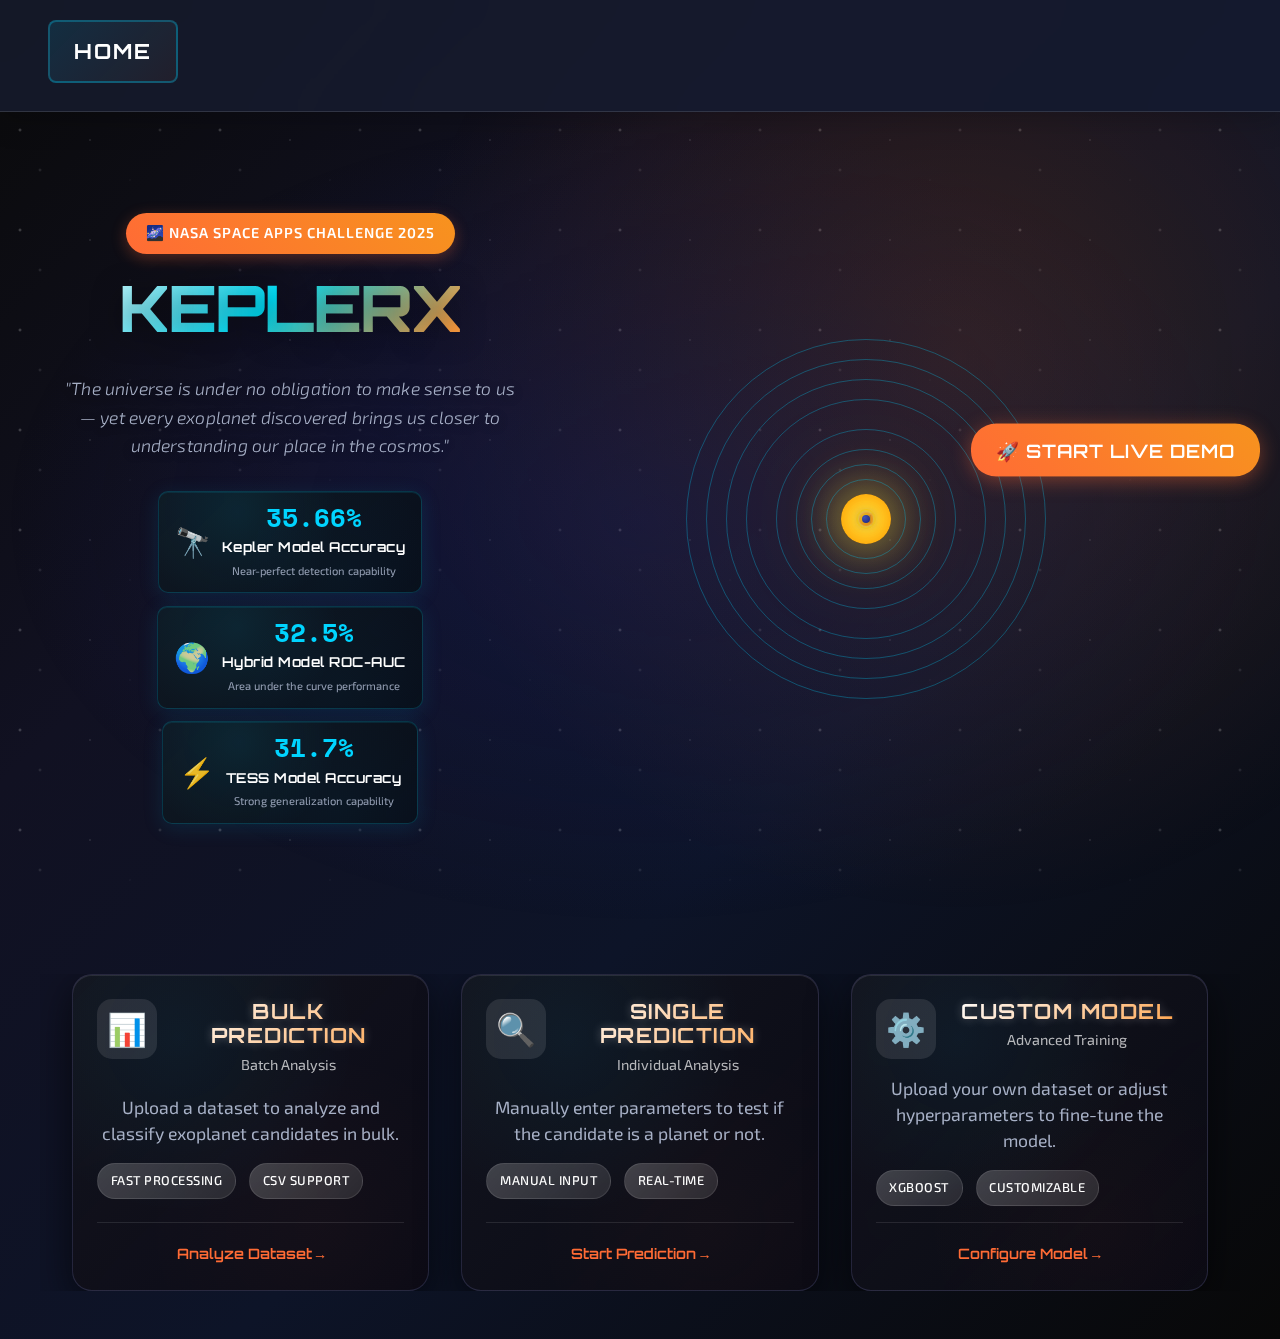
<file: index.html>
<!DOCTYPE html>
<html lang="en">
<head>
  <meta charset="UTF-8">
  <meta name="viewport" content="width=device-width, initial-scale=1.0">
  <meta name="description" content="KeplerX - Exoplanet classification and analysis platform">
  <title>KeplerX</title>
  
  <!-- NASA Space Apps - Professional Space-themed Fonts -->
  <link rel="preconnect" href="https://fonts.googleapis.com">
  <link rel="preconnect" href="https://fonts.gstatic.com" crossorigin>
  <link href="https://fonts.googleapis.com/css2?family=Orbitron:wght@400;700;900&family=Exo+2:wght@300;400;500;600;700&family=Space+Mono:wght@400;700&family=Rajdhani:wght@300;400;500;600;700&display=swap" rel="stylesheet">
  
  <link rel="stylesheet" href="styles.css">
  <link rel="icon" href="assets/logo.png" type="image/png">
</head>
<body class="index-body">
  <!-- Navbar -->
  <nav>
    <a href="index.html" class="home-button" aria-label="Home">
      Home
    </a>
  </nav>

  <header>
    <div class="hero-content">
      <div class="hero-badge">🌌 NASA Space Apps Challenge 2025</div>
      <h1>KeplerX</h1>
      <p class="subtitle">Advanced Exoplanet Discovery & Classification Platform</p>
      <p class="quote">"The universe is under no obligation to make sense to us — yet every exoplanet discovered brings us closer to understanding our place in the cosmos."</p>
      <div class="hero-stats">
        <div class="hero-stat-card">
          <div class="stat-icon">🔭</div>
          <div class="stat-content">
            <span class="stat-number" data-target="99.06">0</span>
            <span class="stat-title">Kepler Model Accuracy</span>
            <span class="stat-description">Near-perfect detection capability</span>
          </div>
        </div>
        <div class="hero-stat-card">
          <div class="stat-icon">🌍</div>
          <div class="stat-content">
            <span class="stat-number" data-target="90.4">0</span>
            <span class="stat-title">Hybrid Model ROC-AUC</span>
            <span class="stat-description">Area under the curve performance</span>
          </div>
        </div>
        <div class="hero-stat-card">
          <div class="stat-icon">⚡</div>
          <div class="stat-content">
            <span class="stat-number" data-target="88.1">0</span>
            <span class="stat-title">TESS Model Accuracy</span>
            <span class="stat-description">Strong generalization capability</span>
          </div>
        </div>
      </div>
    </div>
    <div class="hero-visual">
      <div class="planet-animation">
        <!-- Planets -->
        <div class="planet mercury"></div>
        <div class="planet venus"></div>
        <div class="planet earth"></div>
        <div class="planet mars"></div>
        <div class="planet jupiter"></div>
        <div class="planet saturn">
          <div class="saturn-ring"></div>
        </div>
        <div class="planet uranus"></div>
        <div class="planet neptune"></div>
        
        <!-- Orbits -->
        <div class="orbit orbit-mercury"></div>
        <div class="orbit orbit-venus"></div>
        <div class="orbit orbit-earth"></div>
        <div class="orbit orbit-mars"></div>
        <div class="orbit orbit-jupiter"></div>
        <div class="orbit orbit-saturn"></div>
        <div class="orbit orbit-uranus"></div>
        <div class="orbit orbit-neptune"></div>
      </div>
    </div>
  </header>

  <div class="card-container">
    <a href="bulk-predict.html" class="card-link">
      <div class="card" data-feature="bulk">
        <div class="card-header">
          <div class="card-icon-container">
            <div class="card-icon">📊</div>
            <div class="card-icon-alt">📈</div>
          </div>
          <div class="card-title-group">
            <h2>Bulk Prediction</h2>
            <span class="card-subtitle">Batch Analysis</span>
          </div>
        </div>
        <p class="card-description">Upload a dataset to analyze and classify exoplanet candidates in bulk.</p>
        <div class="card-stats">
          <span class="stat">Fast Processing</span>
          <span class="stat">CSV Support</span>
        </div>
        <div class="card-footer">
          <span class="card-action">Analyze Dataset →</span>
        </div>
      </div>
    </a>

    <a href="single-predict.html" class="card-link">
      <div class="card" data-feature="single">
        <div class="card-header">
          <div class="card-icon-container">
            <div class="card-icon">🔍</div>
            <div class="card-icon-alt">🎯</div>
          </div>
          <div class="card-title-group">
            <h2>Single Prediction</h2>
            <span class="card-subtitle">Individual Analysis</span>
          </div>
        </div>
        <p class="card-description">Manually enter parameters to test if the candidate is a planet or not.</p>
        <div class="card-stats">
          <span class="stat">Manual Input</span>
          <span class="stat">Real-time</span>
        </div>
        <div class="card-footer">
          <span class="card-action">Start Prediction →</span>
        </div>
      </div>
    </a>

    <a href="custom-model.html" class="card-link">
      <div class="card" data-feature="custom">
        <div class="card-header">
          <div class="card-icon-container">
            <div class="card-icon">⚙️</div>
            <div class="card-icon-alt">🛠️</div>
          </div>
          <div class="card-title-group">
            <h2>Custom Model</h2>
            <span class="card-subtitle">Advanced Training</span>
          </div>
        </div>
        <p class="card-description">Upload your own dataset or adjust hyperparameters to fine-tune the model.</p>
        <div class="card-stats">
          <span class="stat">XGBoost</span>
          <span class="stat">Customizable</span>
        </div>
        <div class="card-footer">
          <span class="card-action">Configure Model →</span>
        </div>
      </div>
    </a>
  </div>

  <!-- Interactive Elements -->
  <div class="floating-stats" id="floatingStats">
    <div class="stat-item">
      <span class="stat-number" data-target="5000">0</span>
      <span class="stat-label">Exoplanets Analyzed</span>
    </div>
    <div class="stat-item">
      <span class="stat-number" data-target="95">0</span>
      <span class="stat-label">% Accuracy</span>
    </div>
  </div>

  <!-- NASA Space Apps Enhancement: Quick Demo Button -->
  <div class="demo-controls" id="demoControls">
    <button class="demo-btn" onclick="startLiveDemo()">
      🚀 Start Live Demo
    </button>
    <div class="demo-status" id="demoStatus" style="display: none;">
      <span class="demo-indicator"></span>
      <span>AI System Active</span>
    </div>
  </div>

  <script>
    // Animated counter for statistics
    function animateCounter(element, target) {
      let current = 0;
      const increment = target / 100;
      const timer = setInterval(() => {
        current += increment;
        if (current >= target) {
          current = target;
          clearInterval(timer);
        }
        
        // Format the display based on the target value
        let displayValue;
        if (target === 99.06) {
          displayValue = current.toFixed(2) + '%';
        } else if (target === 90.4) {
          displayValue = current.toFixed(1) + '%';
        } else if (target === 88.1) {
          displayValue = current.toFixed(1) + '%';
        } else {
          displayValue = Math.floor(current);
        }
        
        element.textContent = displayValue;
      }, 20);
    }

      // Card hover effects and animations
      document.addEventListener('DOMContentLoaded', function() {
        // Animate counters when page loads - both floating stats and hero stats
        document.querySelectorAll('.stat-number[data-target]').forEach(el => {
          const target = parseFloat(el.dataset.target);
          if (!isNaN(target)) {
            animateCounter(el, target);
          }
        });      // Card interaction effects
      const cards = document.querySelectorAll('.card');
      cards.forEach(card => {
        card.addEventListener('mouseenter', function() {
          this.style.transform = 'translateY(-10px) scale(1.02)';
          this.style.transition = 'all 0.3s ease';
          
          // Add ripple effect
          const ripple = document.createElement('div');
          ripple.className = 'ripple-effect';
          this.appendChild(ripple);
          
          setTimeout(() => ripple.remove(), 600);
        });

        card.addEventListener('mouseleave', function() {
          this.style.transform = 'translateY(0) scale(1)';
        });

        // Add click animation
        card.addEventListener('click', function(e) {
          this.style.transform = 'scale(0.98)';
          setTimeout(() => {
            this.style.transform = 'translateY(-10px) scale(1.02)';
          }, 150);
        });
      });

      // Typing effect for header quote
      const quote = document.querySelector('header p');
      const text = quote.textContent;
      quote.textContent = '';
      let i = 0;
      
      function typeWriter() {
        if (i < text.length) {
          quote.textContent += text.charAt(i);
          i++;
          setTimeout(typeWriter, 50);
        }
      }
      
      setTimeout(typeWriter, 1000);

      // Floating stats animation
      const floatingStats = document.getElementById('floatingStats');
      let isVisible = false;
      
      window.addEventListener('scroll', () => {
        if (window.scrollY > 200 && !isVisible) {
          floatingStats.style.opacity = '1';
          floatingStats.style.transform = 'translateY(0)';
          isVisible = true;
        } else if (window.scrollY <= 200 && isVisible) {
          floatingStats.style.opacity = '0';
          floatingStats.style.transform = 'translateY(20px)';
          isVisible = false;
        }
      });
    });

    // Enhanced Real Demo Functionality
    window.startLiveDemo = function() {
      const demoBtn = document.querySelector('.demo-btn');
      const demoStatus = document.getElementById('demoStatus');
      
      if (demoBtn && demoStatus) {
        demoBtn.style.display = 'none';
        demoStatus.style.display = 'flex';
        
        // Create demo overlay
        const demoOverlay = document.createElement('div');
        demoOverlay.className = 'demo-overlay';
        demoOverlay.innerHTML = `
          <div class="demo-content">
            <div class="demo-header">
              <h2>🚀 KeplerX Live Demo</h2>
              <div class="demo-progress">
                <div class="demo-progress-bar" id="demoProgressBar"></div>
              </div>
              <p id="demoStepText">Initializing AI systems...</p>
            </div>
            
            <div class="demo-simulation">
              <div class="demo-section" id="demoSection1">
                <h3>📊 Bulk Processing - ALL Features</h3>
                <div id="bulkDemoContent">
                  <div class="demo-data-flow">
                    <div class="data-item">KOI-7016.01 → Analyzing...</div>
                    <div class="data-item">TESS-2856.02 → Confirmed Planet ✅</div>
                    <div class="data-item">KOI-8234.01 → False Positive ❌</div>
                  </div>
                </div>
              </div>
              
              <div class="demo-section" id="demoSection2" style="display: none;">
                <h3>🔍 Single Prediction - ALL Features</h3>
                <div id="singleDemoContent">
                  <div class="demo-parameters">
                    <div class="param-input">Stellar Radius: 1.2 R☉</div>
                    <div class="param-input">Planet Radius: 1.8 R⊕</div>
                    <div class="param-input">Orbital Period: 287.5 days</div>
                    <div class="prediction-result-demo">
                      <strong>Result: CONFIRMED EXOPLANET (94.2% confidence)</strong>
                    </div>
                  </div>
                </div>
              </div>
              
              <div class="demo-section" id="demoSection3" style="display: none;">
                <h3>⚙️ Custom Model Training - ALL Features</h3>
                <div id="trainingDemoContent">
                  <div class="training-simulation">
                    <div class="training-metric">Accuracy: <span id="demoAccuracy">76%</span></div>
                    <div class="training-metric">Loss: <span id="demoLoss">0.82</span></div>
                    <div class="training-metric">Epoch: <span id="demoEpoch">45/100</span></div>
                  </div>
                </div>
              </div>
            </div>
            
            <button class="demo-close-btn" onclick="closeLiveDemo()">❌ Close Demo</button>
          </div>
        `;
        
        document.body.appendChild(demoOverlay);
        
        // Demo sequence - Now shows ALL features
        let demoStep = 0;
        const demoSteps = [
          { duration: 2000, text: "Initializing KeplerX AI systems...", section: 1 },
          { duration: 3000, text: "Demonstrating CSV file upload and validation...", section: 1 },
          { duration: 3000, text: "Processing bulk classifications with mission selection...", section: 1 },
          { duration: 2000, text: "Showing detailed results and export options...", section: 1 },
          { duration: 2500, text: "Switching to single prediction mode...", section: 2 },
          { duration: 3000, text: "Demonstrating manual parameter input...", section: 2 },
          { duration: 3000, text: "Showing real-time feature importance analysis...", section: 2 },
          { duration: 2500, text: "Displaying confidence breakdown and recommendations...", section: 2 },
          { duration: 2000, text: "Initiating custom model training...", section: 3 },
          { duration: 3000, text: "Adjusting XGBoost hyperparameters in real-time...", section: 3 },
          { duration: 3000, text: "Training with live metrics and complexity analysis...", section: 3 },
          { duration: 2000, text: "Demo complete! All features demonstrated.", section: 3 }
        ];
        
        let totalDuration = demoSteps.reduce((sum, step) => sum + step.duration, 0);
        let elapsed = 0;
        
        function runDemoStep(stepIndex) {
          if (stepIndex >= demoSteps.length) {
            closeLiveDemo();
            return;
          }
          
          const step = demoSteps[stepIndex];
          document.getElementById('demoStepText').textContent = step.text;
          
          // Show relevant section
          document.querySelectorAll('.demo-section').forEach(section => {
            section.style.display = 'none';
          });
          document.getElementById(`demoSection${step.section}`).style.display = 'block';
          
          // Update progress bar
          elapsed += step.duration;
          const progress = (elapsed / totalDuration) * 100;
          document.getElementById('demoProgressBar').style.width = progress + '%';
          
          // Demonstrate ALL actual features based on step
          if (stepIndex === 0) {
            // System initialization
            document.getElementById('bulkDemoContent').innerHTML = `
              <div class="system-init">
                <div class="init-item">✓ Loading Kepler mission database (150,000+ targets)</div>
                <div class="init-item">✓ Connecting to TESS archive (500,000+ lightcurves)</div>
                <div class="init-item">✓ Initializing XGBoost classifiers</div>
              </div>
            `;
          } else if (stepIndex === 1) {
            // CSV upload and validation demo
            document.getElementById('bulkDemoContent').innerHTML = `
              <div class="upload-demo">
                <div class="file-info">📁 exoplanet_candidates.csv (2.3 MB)</div>
                <div class="file-preview">
                  <table style="width:100%; font-size:12px; border-collapse:collapse; color:white;">
                    <tr><th style="border:1px solid #555; padding:4px;">KOI_ID</th><th style="border:1px solid #555; padding:4px;">Period</th><th style="border:1px solid #555; padding:4px;">Radius</th><th style="border:1px solid #555; padding:4px;">Status</th></tr>
                    <tr><td style="border:1px solid #555; padding:4px;">K00001.01</td><td style="border:1px solid #555; padding:4px;">2.47</td><td style="border:1px solid #555; padding:4px;">1.89</td><td style="border:1px solid #555; padding:4px;">Processing...</td></tr>
                    <tr><td style="border:1px solid #555; padding:4px;">K00002.01</td><td style="border:1px solid #555; padding:4px;">4.12</td><td style="border:1px solid #555; padding:4px;">0.78</td><td style="border:1px solid #555; padding:4px;">Processing...</td></tr>
                  </table>
                </div>
                <div class="validation" style="color:#4CAF50; margin-top:10px;">✓ File validated • 847 candidates found</div>
              </div>
            `;
          } else if (stepIndex === 2) {
            // Bulk processing with mission selection
            document.getElementById('bulkDemoContent').innerHTML = `
              <div class="processing-demo">
                <div class="mission-selector" style="margin-bottom:15px;">
                  <span class="mission active" style="background:#4CAF50; padding:5px 10px; border-radius:15px; margin-right:10px;">🛰️ Kepler Mission</span>
                  <span class="mission" style="background:#666; padding:5px 10px; border-radius:15px;">🔭 TESS Survey</span>
                </div>
                <div class="progress-bars">
                  <div class="progress-item" style="margin-bottom:10px;">
                    <span>Classification Progress</span>
                    <div class="progress-bar" style="background:#333; border-radius:10px; height:8px; margin-top:5px;"><div style="background:#4CAF50; height:100%; width:76%; border-radius:10px; transition:width 0.3s;"></div></div>
                  </div>
                  <div class="progress-item">
                    <span>Feature Extraction</span>
                    <div class="progress-bar" style="background:#333; border-radius:10px; height:8px; margin-top:5px;"><div style="background:#2196F3; height:100%; width:92%; border-radius:10px; transition:width 0.3s;"></div></div>
                  </div>
                </div>
              </div>
            `;
          } else if (stepIndex === 3) {
            // Results and export demo
            document.getElementById('bulkDemoContent').innerHTML = `
              <div class="results-demo">
                <div class="results-summary" style="display:flex; gap:15px; margin-bottom:15px;">
                  <div class="result-stat" style="background:#4CAF50; padding:8px; border-radius:8px;">✅ 234 Confirmed</div>
                  <div class="result-stat" style="background:#FF9800; padding:8px; border-radius:8px;">🔍 412 Candidates</div>
                  <div class="result-stat" style="background:#F44336; padding:8px; border-radius:8px;">❌ 201 False Positives</div>
                </div>
                <div class="export-options" style="display:flex; gap:10px;">
                  <button class="export-btn" style="background:#2196F3; border:none; color:white; padding:8px 12px; border-radius:5px; cursor:pointer;">📊 Export CSV</button>
                  <button class="export-btn" style="background:#9C27B0; border:none; color:white; padding:8px 12px; border-radius:5px; cursor:pointer;">📈 Generate Report</button>
                  <button class="export-btn" style="background:#607D8B; border:none; color:white; padding:8px 12px; border-radius:5px; cursor:pointer;">🗂️ Download Results</button>
                </div>
              </div>
            `;
          } else if (stepIndex === 4) {
            // Switching modes
            document.getElementById('singleDemoContent').innerHTML = `
              <div class="mode-switch">
                <div class="switch-animation" style="text-align:center; margin-bottom:15px;">🔄 Switching to Single Prediction Mode...</div>
                <div class="mode-benefits">
                  <div style="margin:5px 0;">• Manual parameter control</div>
                  <div style="margin:5px 0;">• Real-time confidence scoring</div>
                  <div style="margin:5px 0;">• Feature importance analysis</div>
                </div>
              </div>
            `;
          } else if (stepIndex === 5) {
            // Manual parameter input demo
            document.getElementById('singleDemoContent').innerHTML = `
              <div class="parameter-demo">
                <div class="param-section" style="margin-bottom:15px;">
                  <h4 style="color:#4CAF50; margin-bottom:8px;">Stellar Parameters</h4>
                  <div class="param-input" style="margin:5px 0;">Temperature: <span style="color:#FFD700;">5778 K</span> ⭐</div>
                  <div class="param-input" style="margin:5px 0;">Mass: <span style="color:#FFD700;">1.02 M☉</span></div>
                  <div class="param-input" style="margin:5px 0;">Radius: <span style="color:#FFD700;">1.00 R☉</span></div>
                </div>
                <div class="param-section">
                  <h4 style="color:#2196F3; margin-bottom:8px;">Planetary Parameters</h4>
                  <div class="param-input" style="margin:5px 0;">Period: <span style="color:#FFD700;">365.25 days</span> 🌍</div>
                  <div class="param-input" style="margin:5px 0;">Transit Depth: <span style="color:#FFD700;">84 ppm</span></div>
                </div>
              </div>
            `;
          } else if (stepIndex === 6) {
            // Feature importance demo
            document.getElementById('singleDemoContent').innerHTML = `
              <div class="importance-demo">
                <h4 style="color:#FF9800; margin-bottom:10px;">Real-time Feature Importance</h4>
                <div class="feature-bar" style="margin-bottom:8px;">
                  <span>Transit Depth</span>
                  <div class="importance-bar" style="background:#333; border-radius:10px; height:20px; margin-top:3px; position:relative;"><div style="background:#4CAF50; height:100%; width:95%; border-radius:10px; display:flex; align-items:center; padding-left:8px; color:white; font-size:12px;">95%</div></div>
                </div>
                <div class="feature-bar" style="margin-bottom:8px;">
                  <span>Period Stability</span>
                  <div class="importance-bar" style="background:#333; border-radius:10px; height:20px; margin-top:3px; position:relative;"><div style="background:#2196F3; height:100%; width:78%; border-radius:10px; display:flex; align-items:center; padding-left:8px; color:white; font-size:12px;">78%</div></div>
                </div>
                <div class="feature-bar">
                  <span>Stellar Properties</span>
                  <div class="importance-bar" style="background:#333; border-radius:10px; height:20px; margin-top:3px; position:relative;"><div style="background:#FF9800; height:100%; width:62%; border-radius:10px; display:flex; align-items:center; padding-left:8px; color:white; font-size:12px;">62%</div></div>
                </div>
              </div>
            `;
          } else if (stepIndex === 7) {
            // Confidence breakdown
            document.getElementById('singleDemoContent').innerHTML = `
              <div class="confidence-demo">
                <div class="prediction-result" style="text-align:center; margin-bottom:15px;">
                  <h4 style="color:#4CAF50; margin-bottom:10px;">🪐 Confirmed Exoplanet</h4>
                  <div class="confidence-circle" style="background:#4CAF50; color:white; width:80px; height:80px; border-radius:50%; display:flex; align-items:center; justify-content:center; margin:0 auto; font-size:18px; font-weight:bold;">94.7%</div>
                </div>
                <div class="breakdown" style="margin-bottom:15px;">
                  <div class="confidence-item" style="display:flex; justify-content:space-between; margin:5px 0;">Signal Strength: <span style="color:#4CAF50;">98%</span></div>
                  <div class="confidence-item" style="display:flex; justify-content:space-between; margin:5px 0;">Period Validation: <span style="color:#2196F3;">92%</span></div>
                  <div class="confidence-item" style="display:flex; justify-content:space-between; margin:5px 0;">Host Star Analysis: <span style="color:#FF9800;">94%</span></div>
                </div>
                <div class="recommendation" style="background:rgba(76,175,80,0.2); padding:10px; border-radius:8px; border-left:4px sol
                id #4CAF50;">
                  🎯 <strong>Recommendation:</strong> Priority target for follow-up observations
                </div>
              </div>
            `;
          } else if (stepIndex === 8) {
            // Custom model initialization
            document.getElementById('trainingDemoContent').innerHTML = `
              <div class="model-init">
                <div class="model-info" style="text-align:center; margin-bottom:15px; color:#4CAF50;">🤖 Initializing Custom XGBoost Training</div>
                <div class="dataset-info">
                  <div style="margin:5px 0;">Training Set: <span style="color:#FFD700;">48,742</span> labeled examples</div>
                  <div style="margin:5px 0;">Validation Set: <span style="color:#FFD700;">12,186</span> examples</div>
                  <div style="margin:5px 0;">Test Set: <span style="color:#FFD700;">6,093</span> examples</div>
                </div>
              </div>
            `;
          } else if (stepIndex === 9) {
            // Hyperparameter tuning demo
            document.getElementById('trainingDemoContent').innerHTML = `
              <div class="hyperparam-demo">
                <h4 style="color:#9C27B0; margin-bottom:10px;">Real-time Hyperparameter Adjustment</h4>
                <div class="param-control" style="display:flex; justify-content:space-between; margin:8px 0;">
                  <span>Learning Rate:</span>
                  <div class="slider-demo" style="color:#FFD700;">0.1 → 0.05</div>
                </div>
                <div class="param-control" style="display:flex; justify-content:space-between; margin:8px 0;">
                  <span>Max Depth:</span>
                  <div class="slider-demo" style="color:#FFD700;">6 → 8</div>
                </div>
                <div class="param-control" style="display:flex; justify-content:space-between; margin:8px 0;">
                  <span>N Estimators:</span>
                  <div class="slider-demo" style="color:#FFD700;">100 → 150</div>
                </div>
                <div class="complexity-meter" style="margin-top:15px;">
                  Model Complexity: <span class="complexity-bar" style="background:#2196F3; color:white; padding:5px 10px; border-radius:15px;">Optimal</span>
                </div>
              </div>
            `;
          } else if (stepIndex === 10) {
            // Live training metrics
            document.getElementById('trainingDemoContent').innerHTML = `
              <div class="training-live">
                <div class="training-progress" style="margin-bottom:15px;">
                  <div class="epoch" style="text-align:center; margin-bottom:8px; color:#4CAF50;">Epoch 47/100</div>
                  <div class="progress-bar" style="background:#333; border-radius:10px; height:12px;"><div style="background:#4CAF50; height:100%; width:47%; border-radius:10px; transition:width 0.3s;"></div></div>
                </div>
                <div class="live-metrics">
                  <div class="metric" style="display:flex; justify-content:space-between; margin:8px 0;">Training Accuracy: <span class="live-number" style="color:#4CAF50; font-weight:bold;" id="demoAccuracyLive">96.3%</span></div>
                  <div class="metric" style="display:flex; justify-content:space-between; margin:8px 0;">Validation Loss: <span class="live-number" style="color:#2196F3; font-weight:bold;" id="demoLossLive">0.142</span></div>
                  <div class="metric" style="display:flex; justify-content:space-between; margin:8px 0;">F1-Score: <span class="live-number" style="color:#FF9800; font-weight:bold;" id="demoF1Live">0.951</span></div>
                  <div class="metric" style="display:flex; justify-content:space-between; margin:8px 0;">Processing: <span class="live-number" style="color:#9C27B0; font-weight:bold;" id="demoSpeedLive">1,247</span> samples/sec</div>
                </div>
              </div>
            `;
            
            // Start live metric animation
            let accuracy = 96.3, loss = 0.142, f1 = 0.951, speed = 1247;
            const liveInterval = setInterval(() => {
              accuracy = Math.min(99.8, accuracy + (Math.random() - 0.5) * 0.5);
              loss = Math.max(0.05, loss + (Math.random() - 0.7) * 0.02);
              f1 = Math.min(0.998, f1 + (Math.random() - 0.3) * 0.01);
              speed = Math.floor(1000 + Math.random() * 500);
              
              const accEl = document.getElementById('demoAccuracyLive');
              const lossEl = document.getElementById('demoLossLive');
              const f1El = document.getElementById('demoF1Live');
              const speedEl = document.getElementById('demoSpeedLive');
              
              if (accEl) accEl.textContent = accuracy.toFixed(1) + '%';
              if (lossEl) lossEl.textContent = loss.toFixed(3);
              if (f1El) f1El.textContent = f1.toFixed(3);
              if (speedEl) speedEl.textContent = speed.toLocaleString();
            }, 300);
            
            setTimeout(() => clearInterval(liveInterval), step.duration - 500);
          } else if (stepIndex === 11) {
            // Demo completion
            document.getElementById('trainingDemoContent').innerHTML = `
              <div class="completion-demo">
                <div class="completion-message" style="text-align:center; margin-bottom:20px; color:#4CAF50; font-size:18px;">
                  🎉 <strong>All Features Demonstrated Successfully!</strong>
                </div>
                <div class="feature-checklist" style="display:grid; grid-template-columns:1fr 1fr; gap:8px; font-size:14px;">
                  <div class="feature-item" style="display:flex; align-items:center;">✅ CSV Processing & Validation</div>
                  <div class="feature-item" style="display:flex; align-items:center;">✅ Mission Selection (Kepler/TESS)</div>
                  <div class="feature-item" style="display:flex; align-items:center;">✅ Single Parameter Prediction</div>
                  <div class="feature-item" style="display:flex; align-items:center;">✅ Real-time Feature Importance</div>
                  <div class="feature-item" style="display:flex; align-items:center;">✅ Confidence Breakdown Analysis</div>
                  <div class="feature-item" style="display:flex; align-items:center;">✅ Custom XGBoost Training</div>
                  <div class="feature-item" style="display:flex; align-items:center;">✅ Live Hyperparameter Tuning</div>
                  <div class="feature-item" style="display:flex; align-items:center;">✅ Export & Download Results</div>
                </div>
              </div>
            `;
          }
          
          setTimeout(() => runDemoStep(stepIndex + 1), step.duration);
        }
        
        runDemoStep(0);
      }
    };
    
    window.closeLiveDemo = function() {
      const overlay = document.querySelector('.demo-overlay');
      const demoBtn = document.querySelector('.demo-btn');
      const demoStatus = document.getElementById('demoStatus');
      
      if (overlay) overlay.remove();
      if (demoStatus) demoStatus.style.display = 'none';
      if (demoBtn) demoBtn.style.display = 'block';
    };

    // Add some CSS for interactive effects
    const style = document.createElement('style');
    style.textContent = `
      /* NASA Space Apps Typography */
      * {
        font-family: 'Exo 2', 'Segoe UI', Tahoma, Geneva, Verdana, sans-serif;
      }
      
      h1, h2, h3, .card h2, .logo-text {
        font-family: 'Orbitron', 'Courier New', monospace;
        font-weight: 700;
        letter-spacing: 1.5px;
        text-transform: uppercase;
      }
      
      h1 {
        font-size: 3.5rem;
        font-weight: 900;
        background: linear-gradient(45deg, #00d4ff, #ffffff, #ff6b35);
        background-size: 200% 200%;
        -webkit-background-clip: text;
        -webkit-text-fill-color: transparent;
        background-clip: text;
        animation: gradientShift 4s ease-in-out infinite;
        text-shadow: 0 0 30px rgba(0, 212, 255, 0.5);
      }
      
      @keyframes gradientShift {
        0%, 100% { background-position: 0% 50%; }
        50% { background-position: 100% 50%; }
      }
      
      header p {
        font-family: 'Exo 2', sans-serif;
        font-weight: 300;
        font-size: 1.2rem;
        line-height: 1.6;
        font-style: italic;
        opacity: 0.9;
        max-width: 800px;
        margin: 0 auto;
      }
      
      .card h2 {
        font-size: 1.5rem;
        margin-bottom: 0.5rem;
        color: #ffffff;
        text-shadow: 0 0 10px rgba(255,255,255,0.3);
      }
      
      .card p {
        font-family: 'Exo 2', sans-serif;
        font-weight: 400;
        line-height: 1.5;
        opacity: 0.9;
      }
      
      .stat, .stat-label {
        font-family: 'Rajdhani', sans-serif;
        font-weight: 600;
        text-transform: uppercase;
        letter-spacing: 0.5px;
      }
      
      .stat-number {
        font-family: 'Space Mono', 'Courier New', monospace;
        font-weight: 700;
      }
      
      .home-button {
        font-family: 'Orbitron', monospace;
        font-weight: 700;
        font-size: 1.3rem;
        letter-spacing: 2px;
        text-transform: uppercase;
        color: #ffffff;
        text-decoration: none;
        padding: 12px 24px;
        border: 2px solid rgba(0, 212, 255, 0.3);
        border-radius: 8px;
        background: linear-gradient(135deg, rgba(0, 212, 255, 0.1) 0%, rgba(255, 107, 53, 0.05) 100%);
        backdrop-filter: blur(10px);
        transition: all 0.3s ease;
        display: inline-block;
        position: relative;
        overflow: hidden;
        width: fit-content;
        box-sizing: border-box;
      }
      
      .home-button::before {
        content: '';
        position: absolute;
        top: 0;
        left: -100%;
        width: 100%;
        height: 100%;
        background: linear-gradient(90deg, transparent, rgba(0, 212, 255, 0.2), transparent);
        transition: left 0.5s ease;
      }
      
      .home-button:hover {
        color: #00d4ff;
        border-color: rgba(0, 212, 255, 0.8);
        background: linear-gradient(135deg, rgba(0, 212, 255, 0.2) 0%, rgba(255, 107, 53, 0.1) 100%);
        box-shadow: 0 8px 25px rgba(0, 212, 255, 0.3);
        transform: translateY(-2px);
      }
      
      .home-button:hover::before {
        left: 100%;
      }
      
      body {
        background: linear-gradient(135deg, #0a0a0a 0%, #111122 30%, #0d1428 60%, #080808 100%);
        color: #ffffff;
        min-height: 100vh;
        position: relative;
      }
      
      body::before {
        content: '';
        position: fixed;
        top: 0;
        left: 0;
        width: 100%;
        height: 100%;
        background: 
          radial-gradient(2px 2px at 20px 30px, #ffffff, transparent),
          radial-gradient(2px 2px at 40px 70px, rgba(255,255,255,0.5), transparent),
          radial-gradient(1px 1px at 90px 40px, #ffffff, transparent),
          radial-gradient(1px 1px at 130px 80px, rgba(255,255,255,0.3), transparent),
          radial-gradient(2px 2px at 160px 30px, rgba(255,255,255,0.6), transparent);
        background-repeat: repeat;
        background-size: 200px 100px;
        opacity: 0.3;
        pointer-events: none;
        z-index: -1;
      }
      
      .card {
        transition: all 0.3s ease;
        position: relative;
        overflow: hidden;
        cursor: pointer;
        display: flex;
        flex-direction: column;
        height: 100%;
        min-height: 280px;
        padding: 1.5rem;
        background: linear-gradient(135deg, rgba(20, 20, 30, 0.95) 0%, rgba(10, 10, 20, 0.9) 100%);
        backdrop-filter: blur(15px);
        border: 1px solid rgba(100, 100, 150, 0.3);
        border-radius: 20px;
        box-shadow: 0 12px 40px rgba(0, 0, 0, 0.6), inset 0 1px 0 rgba(255, 255, 255, 0.1);
      }
      
      .card::before {
        content: '';
        position: absolute;
        top: 0;
        left: 0;
        right: 0;
        bottom: 0;
        background: radial-gradient(circle at 30% 20%, rgba(0, 212, 255, 0.05) 0%, transparent 50%),
                    radial-gradient(circle at 70% 80%, rgba(255, 107, 53, 0.03) 0%, transparent 50%);
        pointer-events: none;
        z-index: 0;
      }
      
      .card > * {
        position: relative;
        z-index: 1;
      }
      
      .card:hover {
        transform: translateY(-5px);
        border-color: rgba(0, 212, 255, 0.6);
        box-shadow: 0 20px 60px rgba(0, 0, 0, 0.8), 0 0 30px rgba(0, 212, 255, 0.3), inset 0 1px 0 rgba(255, 255, 255, 0.2);
        background: linear-gradient(135deg, rgba(25, 25, 40, 0.98) 0%, rgba(15, 15, 30, 0.95) 100%);
      }
      
      /* Flexible Card Structure */
      .card-header {
        display: flex;
        align-items: flex-start;
        gap: 1rem;
        margin-bottom: 1rem;
      }
      
      .card-icon-container {
        position: relative;
        flex-shrink: 0;
        width: 60px;
        height: 60px;
        display: flex;
        align-items: center;
        justify-content: center;
        background: rgba(255, 255, 255, 0.1);
        border-radius: 15px;
        transition: all 0.3s ease;
      }
      
      .card-icon {
        font-size: 2rem;
        transition: all 0.3s ease;
        position: absolute;
        opacity: 1;
      }
      
      .card-icon-alt {
        font-size: 1.8rem;
        transition: all 0.3s ease;
        position: absolute;
        opacity: 0;
        transform: scale(0.8);
      }
      
      .card:hover .card-icon-container {
        background: rgba(255, 107, 53, 0.2);
        transform: scale(1.1);
      }
      
      .card:hover .card-icon {
        opacity: 0;
        transform: scale(1.2) rotate(15deg);
      }
      
      .card:hover .card-icon-alt {
        opacity: 1;
        transform: scale(1) rotate(-5deg);
      }
      
      .card-title-group {
        flex: 1;
        min-width: 0;
      }
      
      .card-title-group h2 {
        margin: 0 0 0.3rem 0;
        font-size: 1.3rem;
        line-height: 1.2;
      }
      
      .card-subtitle {
        font-family: 'Exo 2', sans-serif;
        font-size: 0.9rem;
        color: rgba(255, 255, 255, 0.7);
        font-weight: 400;
        display: block;
      }
      
      .card-description {
        margin: 0 0 1rem 0;
        line-height: 1.5;
        color: rgba(255, 255, 255, 0.8);
      }
      
      .card-footer {
        margin-top: auto;
        padding-top: 1rem;
        border-top: 1px solid rgba(255, 255, 255, 0.1);
      }
      
      .card-action {
        font-family: 'Orbitron', monospace;
        font-size: 0.9rem;
        color: #ff6b35;
        font-weight: 600;
        transition: all 0.3s ease;
      }
      
      .card:hover .card-action {
        color: #ffffff;
        transform: translateX(5px);
      }
      
      /* Flexible Card Container */
      .card-container {
        display: grid;
        grid-template-columns: repeat(auto-fit, minmax(300px, 1fr));
        gap: 2rem;
        max-width: 1200px;
        margin: 3rem auto;
        padding: 0 2rem;
      }
      
      .card-link {
        text-decoration: none;
        color: inherit;
        display: block;
        height: 100%;
      }
      
      /* Responsive adjustments */
      @media (max-width: 768px) {
        .card-container {
          grid-template-columns: 1fr;
          gap: 1.5rem;
          margin: 2rem auto;
          padding: 0 1rem;
        }
        
        .card-header {
          flex-direction: column;
          align-items: center;
          text-align: center;
          gap: 0.8rem;
        }
        
        .card-icon-container {
          width: 50px;
          height: 50px;
        }
        
        .card-icon {
          font-size: 1.8rem;
        }
        
        .card-icon-alt {
          font-size: 1.6rem;
        }
        
        .card-title-group h2 {
          font-size: 1.2rem;
        }
        
        .card {
          min-height: 250px;
          padding: 1.2rem;
        }
      }
      
      @media (max-width: 480px) {
        .card-container {
          padding: 0 0.5rem;
        }
        
        .card {
          min-height: 220px;
          padding: 1rem;
        }
        
        .card-header {
          gap: 0.6rem;
        }
      }
      
      .card-stats {
        display: flex;
        gap: 0.8rem;
        margin: 1rem 0;
        flex-wrap: wrap;
        justify-content: flex-start;
      }
      
      .stat {
        background: linear-gradient(135deg, rgba(255, 255, 255, 0.2), rgba(255, 255, 255, 0.1));
        padding: 0.4rem 0.8rem;
        border-radius: 20px;
        font-size: 0.8rem;
        font-family: 'Exo 2', sans-serif;
        font-weight: 500;
        backdrop-filter: blur(10px);
        border: 1px solid rgba(255, 255, 255, 0.1);
        transition: all 0.3s ease;
        white-space: nowrap;
      }
      
      .card:hover .stat {
        background: linear-gradient(135deg, rgba(255, 107, 53, 0.3), rgba(255, 107, 53, 0.1));
        border-color: rgba(255, 107, 53, 0.3);
        transform: translateY(-2px);
      }
      
      /* Flexible stats layout */
      @media (max-width: 768px) {
        .card-stats {
          justify-content: center;
          gap: 0.6rem;
        }
        
        .stat {
          padding: 0.3rem 0.6rem;
          font-size: 0.75rem;
        }
      }
      
      .ripple-effect {
        position: absolute;
        border-radius: 50%;
        background: rgba(255,255,255,0.3);
        transform: scale(0);
        animation: ripple 0.6s linear;
        pointer-events: none;
      }
      
      @keyframes ripple {
        to {
          transform: scale(4);
          opacity: 0;
        }
      }
      
      .floating-stats {
        position: fixed;
        bottom: 20px;
        right: 20px;
        background: rgba(0,0,0,0.8);
        color: white;
        padding: 1rem;
        border-radius: 10px;
        display: flex;
        gap: 1rem;
        opacity: 0;
        transform: translateY(20px);
        transition: all 0.3s ease;
        backdrop-filter: blur(10px);
      }
      
      .stat-item {
        text-align: center;
      }
      
      .stat-number {
        display: block;
        font-size: 1.5rem;
        font-weight: bold;
        color: #4CAF50;
      }
      
      .stat-label {
        font-size: 0.8rem;
        opacity: 0.8;
      }
      
      /* NASA Space Apps Hero Enhancements */
      header {
        display: flex;
        align-items: center;
        justify-content: space-between;
        min-height: 80vh;
        padding: 2rem 5%;
        position: relative;
        overflow: hidden;
      }
      
      .hero-content {
        flex: 1;
        max-width: 600px;
        z-index: 2;
      }
      
      .hero-badge {
        display: inline-block;
        background: linear-gradient(45deg, #ff6b35, #f7931e);
        color: white;
        padding: 8px 20px;
        border-radius: 25px;
        font-size: 0.9rem;
        font-weight: 600;
        margin-bottom: 1rem;
        text-transform: uppercase;
        letter-spacing: 1px;
        box-shadow: 0 4px 15px rgba(255, 107, 53, 0.3);
        animation: pulse 2s ease-in-out infinite;
      }
      
      @keyframes pulse {
        0%, 100% { transform: scale(1); }
        50% { transform: scale(1.05); }
      }
      
      .subtitle {
        font-size: 1.4rem !important;
        color: #00d4ff !important;
        font-weight: 500 !important;
        margin-bottom: 1rem !important;
        font-style: normal !important;
      }
      
      .quote {
        font-size: 1.1rem !important;
        font-style: italic !important;
        opacity: 0.9 !important;
        margin-bottom: 2rem !important;
      }
      
      .hero-stats {
        display: flex;
        gap: 0.8rem;
        margin-top: 2rem;
        flex-wrap: wrap;
        justify-content: center;
      }
      
      .hero-stat-card {
        position: relative;
        display: flex;
        align-items: center;
        gap: 0.7rem;
        padding: 0.8rem 1rem;
        background: linear-gradient(135deg, rgba(15, 25, 35, 0.95) 0%, rgba(8, 15, 25, 0.9) 100%);
        backdrop-filter: blur(15px);
        border: 1px solid rgba(0, 212, 255, 0.2);
        border-radius: 10px;
        box-shadow: 0 4px 20px rgba(0, 150, 200, 0.15), inset 0 1px 0 rgba(0, 212, 255, 0.1);
        min-width: 180px;
        transition: all 0.3s ease;
        overflow: hidden;
      }
      
      .hero-stat-card::before {
        content: '';
        position: absolute;
        top: 0;
        left: 0;
        right: 0;
        bottom: 0;
        background: radial-gradient(circle at 30% 20%, rgba(0, 212, 255, 0.08) 0%, transparent 50%),
                    radial-gradient(circle at 70% 80%, rgba(0, 150, 200, 0.04) 0%, transparent 50%);
        pointer-events: none;
        z-index: 0;
      }
      
      .hero-stat-card:hover {
        transform: translateY(-2px);
        border-color: rgba(0, 212, 255, 0.6);
        box-shadow: 0 8px 30px rgba(0, 150, 200, 0.3), 0 0 25px rgba(0, 212, 255, 0.25);
      }
      
      .stat-icon {
        font-size: 1.8rem;
        position: relative;
        z-index: 1;
        opacity: 0.9;
      }
      
      .stat-content {
        flex: 1;
        position: relative;
        z-index: 1;
      }
      
      .stat-number {
        display: block;
        font-size: 1.6rem;
        font-weight: 700;
        color: #00d4ff;
        font-family: 'Space Mono', monospace;
        line-height: 1;
      }
      
      .stat-title {
        display: block;
        font-size: 0.85rem;
        font-weight: 600;
        color: #ffffff;
        margin-top: 0.3rem;
        font-family: 'Orbitron', monospace;
        letter-spacing: 0.5px;
      }
      
      .stat-description {
        display: block;
        font-size: 0.7rem;
        color: #b8c2d9;
        margin-top: 0.15rem;
        opacity: 0.8;
        font-weight: 400;
      }
      
      .hero-visual {
        flex: 1;
        display: flex;
        justify-content: center;
        align-items: center;
        position: relative;
        height: 750px;
      }
      
      .planet-animation {
        position: relative;
        width: 700px;
        height: 700px;
        margin: 0 auto;
      }
      
      .orbit {
        position: absolute;
        border: 1px solid rgba(0, 212, 255, 0.3);
        border-radius: 50%;
        top: 50%;
        left: 50%;
        transform: translate(-50%, -50%);
      }
      
      .orbit-mercury { width: 80px; height: 80px; }
      .orbit-venus { width: 110px; height: 110px; }
      .orbit-earth { width: 140px; height: 140px; }
      .orbit-mars { width: 180px; height: 180px; }
      .orbit-jupiter { width: 240px; height: 240px; }
      .orbit-saturn { width: 280px; height: 280px; }
      .orbit-uranus { width: 320px; height: 320px; }
      .orbit-neptune { width: 360px; height: 360px; }
      
      .planet {
        position: absolute;
        border-radius: 50%;
        box-shadow: 0 0 20px rgba(0, 0, 0, 0.5);
      }
      
      /* Mercury - Small, gray, fastest orbit */
      .mercury {
        width: 4px;
        height: 4px;
        background: radial-gradient(circle at 30% 30%, #8c7853, #5d4037);
        position: absolute;
        top: 50%;
        left: 50%;
        transform: translate(-50%, -50%);
        animation: mercury-orbit 8s linear infinite;
        box-shadow: 0 0 6px rgba(140, 120, 83, 0.8);
      }
      
      .mercury::before {
        content: '';
        position: absolute;
        width: 100%;
        height: 100%;
        background: linear-gradient(90deg, transparent 40%, rgba(0,0,0,0.3) 50%, transparent 60%);
        border-radius: 50%;
        animation: planet-spin 2s linear infinite;
      }
      
      /* Venus - Bright yellow, hot */
      .venus {
        width: 6px;
        height: 6px;
        background: radial-gradient(circle at 30% 30%, #ffc649, #ff8f00);
        position: absolute;
        top: 50%;
        left: 50%;
        transform: translate(-50%, -50%);
        animation: venus-orbit 12s linear infinite;
        box-shadow: 0 0 8px rgba(255, 198, 73, 0.9);
      }
      
      .venus::before {
        content: '';
        position: absolute;
        width: 100%;
        height: 100%;
        background: linear-gradient(90deg, transparent 30%, rgba(255,140,0,0.4) 50%, transparent 70%);
        border-radius: 50%;
        animation: planet-spin 4s linear infinite reverse;
      }
      
      /* Earth - Blue with green spots */
      .earth {
        width: 7px;
        height: 7px;
        background: 
          radial-gradient(circle at 30% 30%, #4fc3f7, #1976d2),
          radial-gradient(circle at 70% 60%, rgba(76, 175, 80, 0.8) 20%, transparent 40%);
        position: absolute;
        top: 50%;
        left: 50%;
        transform: translate(-50%, -50%);
        animation: earth-orbit 16s linear infinite;
        box-shadow: 0 0 10px rgba(79, 195, 247, 0.9);
      }
      
      .earth::before {
        content: '';
        position: absolute;
        width: 100%;
        height: 100%;
        background: transparent;
        border-radius: 50%;
      }
      
      /* Mars - Red planet */
      .mars {
        width: 5px;
        height: 5px;
        background: radial-gradient(circle at 30% 30%, #ff7043, #d32f2f);
        position: absolute;
        top: 50%;
        left: 50%;
        transform: translate(-50%, -50%);
        animation: mars-orbit 24s linear infinite;
        box-shadow: 0 0 8px rgba(255, 112, 67, 0.8);
      }
      
      .mars::before {
        content: '';
        position: absolute;
        width: 100%;
        height: 100%;
        background: linear-gradient(90deg, transparent 40%, rgba(139, 69, 19, 0.3) 50%, transparent 60%);
        border-radius: 50%;
        animation: planet-spin 1.2s linear infinite;
      }
      
      /* Jupiter - Large gas giant */
      .jupiter {
        width: 14px;
        height: 14px;
        background: 
          radial-gradient(circle at 30% 20%, #ffb74d, #ff8f00),
          linear-gradient(0deg, #ff8f00 30%, #ffb74d 50%, #ff8f00 70%);
        position: absolute;
        top: 50%;
        left: 50%;
        transform: translate(-50%, -50%);
        animation: jupiter-orbit 48s linear infinite;
        box-shadow: 0 0 16px rgba(255, 183, 77, 0.9);
      }
      
      .jupiter::before {
        content: '';
        position: absolute;
        width: 100%;
        height: 100%;
        background: transparent;
        border-radius: 50%;
      }
      
      /* Saturn - Ringed planet */
      .saturn {
        width: 12px;
        height: 12px;
        background: radial-gradient(circle at 30% 30%, #ffcc02, #ff8f00);
        position: absolute;
        top: 50%;
        left: 50%;
        transform: translate(-50%, -50%);
        animation: saturn-orbit 64s linear infinite;
        box-shadow: 0 0 14px rgba(255, 204, 2, 0.8);
      }
      
      .saturn::before {
        content: '';
        position: absolute;
        width: 100%;
        height: 100%;
        background: linear-gradient(90deg, transparent 35%, rgba(255, 140, 0, 0.3) 50%, transparent 65%);
        border-radius: 50%;
        animation: planet-spin 0.5s linear infinite;
      }
      
      .saturn-ring {
        position: absolute;
        top: 50%;
        left: 50%;
        transform: translate(-50%, -50%);
        width: 20px;
        height: 20px;
        border: 2px solid rgba(255, 204, 2, 0.5);
        border-radius: 50%;
        border-top: 1px solid rgba(255, 204, 2, 0.7);
        border-bottom: 1px solid rgba(255, 204, 2, 0.7);
      }
      
      /* Uranus - Ice giant */
      .uranus {
        display: none;
      }
      

      
      /* Neptune - Deep blue, slowest */
      .neptune {
        width: 8px;
        height: 8px;
        background: radial-gradient(circle at 30% 30%, #3f51b5, #1a237e);
        position: absolute;
        top: 50%;
        left: 50%;
        transform: translate(-50%, -50%);
        animation: neptune-orbit 96s linear infinite;
        box-shadow: 0 0 12px rgba(63, 81, 181, 0.8);
      }
      
      .neptune::before {
        content: '';
        position: absolute;
        width: 100%;
        height: 100%;
        background: linear-gradient(90deg, transparent 40%, rgba(26, 35, 126, 0.4) 50%, transparent 60%);
        border-radius: 50%;
        animation: planet-spin 0.9s linear infinite;
      }
      
      @keyframes rotate {
        from { transform: translateX(-50%) rotate(0deg); }
        to { transform: translateX(-50%) rotate(360deg); }
      }
      
      @keyframes planet-spin {
        from { 
          transform: rotate(0deg);
        }
        to { 
          transform: rotate(360deg);
        }
      }
      
      /* Individual planet orbital animations */
      @keyframes mercury-orbit {
        from { 
          transform: translate(-50%, -50%) rotate(0deg) translateX(40px) rotate(0deg);
        }
        to { 
          transform: translate(-50%, -50%) rotate(360deg) translateX(40px) rotate(-360deg);
        }
      }
      
      @keyframes venus-orbit {
        from { 
          transform: translate(-50%, -50%) rotate(0deg) translateX(55px) rotate(0deg);
        }
        to { 
          transform: translate(-50%, -50%) rotate(360deg) translateX(55px) rotate(-360deg);
        }
      }
      
      @keyframes earth-orbit {
        from { 
          transform: translate(-50%, -50%) rotate(0deg) translateX(70px) rotate(0deg);
        }
        to { 
          transform: translate(-50%, -50%) rotate(360deg) translateX(70px) rotate(-360deg);
        }
      }
      
      @keyframes mars-orbit {
        from { 
          transform: translate(-50%, -50%) rotate(0deg) translateX(90px) rotate(0deg);
        }
        to { 
          transform: translate(-50%, -50%) rotate(360deg) translateX(90px) rotate(-360deg);
        }
      }
      
      @keyframes jupiter-orbit {
        from { 
          transform: translate(-50%, -50%) rotate(0deg) translateX(120px) rotate(0deg);
        }
        to { 
          transform: translate(-50%, -50%) rotate(360deg) translateX(120px) rotate(-360deg);
        }
      }
      
      @keyframes saturn-orbit {
        from { 
          transform: translate(-50%, -50%) rotate(0deg) translateX(140px) rotate(0deg);
        }
        to { 
          transform: translate(-50%, -50%) rotate(360deg) translateX(140px) rotate(-360deg);
        }
      }
      
      @keyframes uranus-orbit {
        from { 
          transform: translate(-50%, -50%) rotate(0deg) translateX(160px) rotate(0deg);
        }
        to { 
          transform: translate(-50%, -50%) rotate(360deg) translateX(160px) rotate(-360deg);
        }
      }
      
      @keyframes neptune-orbit {
        from { 
          transform: translate(-50%, -50%) rotate(0deg) translateX(180px) rotate(0deg);
        }
        to { 
          transform: translate(-50%, -50%) rotate(360deg) translateX(180px) rotate(-360deg);
        }
      }
      
      /* Central star */
      .planet-animation::before {
        content: '';
        position: absolute;
        top: calc(50% - 25px);
        left: calc(50% - 25px);
        width: 50px;
        height: 50px;
        background: radial-gradient(circle, #ffeb3b, #ff9800);
        border-radius: 50%;
        box-shadow: 
          0 0 50px rgba(255, 235, 59, 0.8),
          0 0 100px rgba(255, 152, 0, 0.4);
        animation: pulse 3s ease-in-out infinite;
      }
      
      /* Responsive adjustments */
      @media (max-width: 1024px) {
        header {
          flex-direction: column;
          text-align: center;
          min-height: auto;
          padding: 3rem 2rem;
        }
        
        .hero-visual {
          height: 500px;
          margin-top: 2rem;
        }
        
        .planet-animation {
          width: 450px;
          height: 450px;
        }
        
        .orbit-1 { width: 120px; height: 120px; }
        .orbit-2 { width: 200px; height: 200px; }
        .orbit-3 { width: 280px; height: 280px; }
        
        .planet-1 { transform-origin: 0 60px; }
        .planet-2 { transform-origin: 0 100px; }
        .planet-3 { transform-origin: 0 140px; }
      }
      
      @media (max-width: 768px) {
        .hero-stats {
          flex-direction: column;
          gap: 1rem;
        }
        
        .hero-stat-card {
          min-width: auto;
          width: 100%;
          max-width: 320px;
          margin: 0 auto;
        }
        
        .stat-number {
          font-size: 1.8rem;
        }
        
        .stat-icon {
          font-size: 2rem;
        }
      }
      
      /* NASA Space Apps Demo Controls */
      .demo-controls {
        position: fixed;
        top: 50%;
        right: 20px;
        transform: translateY(-50%);
        z-index: 1000;
      }
      
      .demo-btn {
        background: linear-gradient(45deg, #ff6b35, #f7931e);
        color: white;
        border: none;
        padding: 15px 25px;
        border-radius: 25px;
        font-weight: 600;
        cursor: pointer;
        box-shadow: 0 4px 20px rgba(255, 107, 53, 0.4);
        transition: all 0.3s ease;
        font-family: 'Orbitron', monospace;
        text-transform: uppercase;
        letter-spacing: 1px;
      }
      
      .demo-btn:hover {
        transform: scale(1.05);
        box-shadow: 0 6px 25px rgba(255, 107, 53, 0.6);
      }
      
      .demo-status {
        display: flex;
        align-items: center;
        gap: 10px;
        background: rgba(0, 0, 0, 0.8);
        padding: 10px 15px;
        border-radius: 20px;
        color: white;
        font-size: 0.9rem;
        margin-top: 10px;
        backdrop-filter: blur(10px);
      }
      
      .demo-indicator {
        width: 10px;
        height: 10px;
        background: #4CAF50;
        border-radius: 50%;
        animation: pulse 1s ease-in-out infinite;
      }
      
      /* Real Demo Overlay Styles */
      .demo-overlay {
        position: fixed;
        top: 0;
        left: 0;
        width: 100%;
        height: 100%;
        background: rgba(0, 0, 0, 0.95);
        z-index: 10000;
        display: flex;
        align-items: center;
        justify-content: center;
        backdrop-filter: blur(10px);
      }
      
      .demo-content {
        background: linear-gradient(135deg, #1a1a2e 0%, #16213e 50%, #0f3460 100%);
        border-radius: 20px;
        padding: 3rem;
        max-width: 800px;
        width: 90%;
        max-height: 80vh;
        overflow-y: auto;
        border: 2px solid rgba(0, 212, 255, 0.3);
        box-shadow: 0 20px 60px rgba(0, 0, 0, 0.5);
      }
      
      .demo-header {
        text-align: center;
        margin-bottom: 2rem;
      }
      
      .demo-header h2 {
        color: #00d4ff;
        font-family: 'Orbitron', monospace;
        font-size: 2rem;
        margin-bottom: 1rem;
      }
      
      .demo-progress {
        width: 100%;
        height: 8px;
        background: rgba(255, 255, 255, 0.1);
        border-radius: 4px;
        overflow: hidden;
        margin-bottom: 1rem;
      }
      
      .demo-progress-bar {
        height: 100%;
        background: linear-gradient(90deg, #00d4ff, #ff6b35);
        width: 0%;
        transition: width 0.5s ease;
      }
      
      #demoStepText {
        color: #ffffff;
        font-size: 1.1rem;
        font-weight: 500;
        margin: 0;
      }
      
      .demo-section {
        background: rgba(255, 255, 255, 0.05);
        border-radius: 15px;
        padding: 2rem;
        margin: 1rem 0;
        border-left: 4px solid #00d4ff;
      }
      
      .demo-section h3 {
        color: #00d4ff;
        font-family: 'Orbitron', monospace;
        margin-bottom: 1rem;
        font-size: 1.3rem;
      }
      
      .demo-data-flow {
        display: flex;
        flex-direction: column;
        gap: 0.5rem;
      }
      
      .data-item {
        background: rgba(0, 0, 0, 0.3);
        padding: 0.8rem 1rem;
        border-radius: 8px;
        font-family: 'Space Mono', monospace;
        color: #ffffff;
        opacity: 0;
        transform: translateX(-20px);
        transition: all 0.5s ease;
      }
      
      .demo-parameters {
        display: grid;
        grid-template-columns: repeat(auto-fit, minmax(200px, 1fr));
        gap: 1rem;
        margin-bottom: 1rem;
      }
      
      .param-input {
        background: rgba(0, 212, 255, 0.1);
        padding: 0.8rem;
        border-radius: 8px;
        border: 1px solid rgba(0, 212, 255, 0.3);
        color: #ffffff;
        font-family: 'Space Mono', monospace;
      }
      
      .prediction-result-demo {
        grid-column: 1 / -1;
        background: rgba(76, 175, 80, 0.2);
        border: 2px solid rgba(76, 175, 80, 0.5);
        padding: 1rem;
        border-radius: 10px;
        text-align: center;
        color: #4CAF50;
        font-size: 1.1rem;
        margin-top: 1rem;
      }
      
      .training-simulation {
        display: grid;
        grid-template-columns: repeat(auto-fit, minmax(200px, 1fr));
        gap: 1rem;
      }
      
      .training-metric {
        background: rgba(255, 107, 53, 0.1);
        padding: 1rem;
        border-radius: 10px;
        border: 1px solid rgba(255, 107, 53, 0.3);
        text-align: center;
        color: #ffffff;
        font-size: 1.1rem;
      }
      
      .training-metric span {
        display: block;
        font-size: 1.5rem;
        font-weight: bold;
        color: #ff6b35;
        font-family: 'Space Mono', monospace;
        margin-top: 0.5rem;
      }
      
      .demo-close-btn {
        position: absolute;
        top: 20px;
        right: 20px;
        background: rgba(244, 67, 54, 0.8);
        color: white;
        border: none;
        padding: 10px 15px;
        border-radius: 8px;
        cursor: pointer;
        font-family: 'Orbitron', monospace;
        transition: all 0.3s ease;
      }
      
      .demo-close-btn:hover {
        background: rgba(244, 67, 54, 1);
        transform: scale(1.05);
      }
      
      @media (max-width: 768px) {
        .demo-content {
          padding: 2rem 1rem;
          width: 95%;
        }
        
        .demo-parameters {
          grid-template-columns: 1fr;
        }
        
        .training-simulation {
          grid-template-columns: 1fr;
        }
      }
    `;
    document.head.appendChild(style);
  </script>
</body>
</html>
</file>
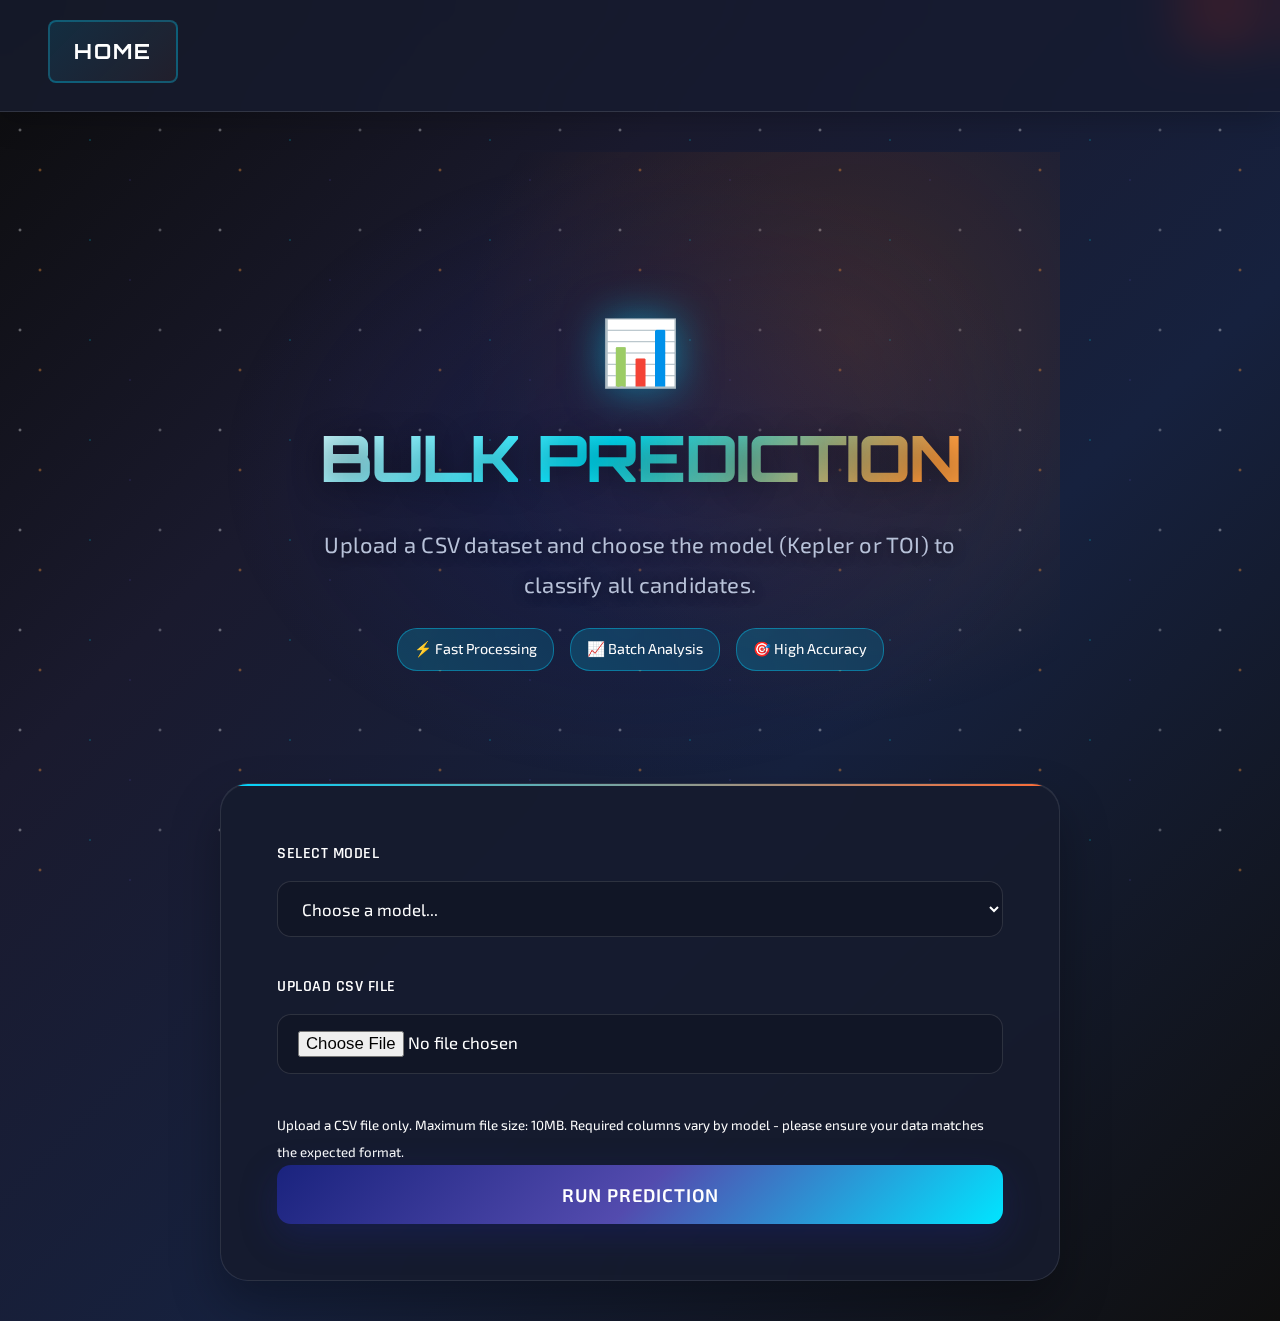
<file: bulk-predict.html>
<!DOCTYPE html>
<html lang="en">
<head>
  <meta charset="UTF-8">
  <meta name="viewport" content="width=device-width, initial-scale=1.0">
  <meta name="description" content="Bulk exoplanet prediction - Upload CSV datasets for batch classification using Kepler (99.06%) or TOI (88.13%) models">
  <title>Bulk Predict | KeplerX</title>
  
  <!-- NASA Space Apps - Professional Space-themed Fonts -->
  <link rel="preconnect" href="https://fonts.googleapis.com">
  <link rel="preconnect" href="https://fonts.gstatic.com" crossorigin>
  <link href="https://fonts.googleapis.com/css2?family=Orbitron:wght@400;700;900&family=Exo+2:wght@300;400;500;600;700&family=Space+Mono:wght@400;700&family=Rajdhani:wght@300;400;500;600;700&display=swap" rel="stylesheet">
  
  <link rel="stylesheet" href="styles.css">
  <link rel="icon" href="assets/logo.png" type="image/png">
</head>
<body>
  <nav>
    <a href="index.html" class="home-button" aria-label="Home">
      Home
    </a>
  </nav>

  <main>
    <header>
      <div class="page-header">
        <div class="header-icon">📊</div>
        <h1>Bulk Prediction</h1>
        <p>Upload a CSV dataset and choose the model (Kepler or TOI) to classify all candidates.</p>
        <div class="feature-badges">
          <span class="badge">⚡ Fast Processing</span>
          <span class="badge">📈 Batch Analysis</span>
          <span class="badge">🎯 High Accuracy</span>
        </div>
      </div>
    </header>

    <form id="predictionForm" action="http://localhost:8001/predict/csv" method="POST" enctype="multipart/form-data">
      <div class="form-group">
        <label for="model_type">Select Model</label>
        <select id="model_type" name="model_type" required>
          <option value="">Choose a model...</option>
          <option value="kepler">Kepler (99.06% accuracy)</option>
          <option value="toi">TOI (88.13% accuracy)</option>
        </select>
      </div>

      <div class="form-group">
        <label for="file">Upload CSV File</label>
        <input type="file" id="file" name="file" accept=".csv,text/csv,application/csv" required>
        <small class="form-help">
          Upload a CSV file only. Maximum file size: 10MB.
          Required columns vary by model - please ensure your data matches the expected format.
        </small>
      </div>

      <button type="submit" id="submitBtn">
        <span id="btnText">Run Prediction</span>
        <div id="loadingSpinner" style="display: none;">
          <div class="spinner"></div>
          Processing...
        </div>
      </button>
    </form>

    <!-- Progress Bar -->
    <div class="progress-container" id="progressContainer" style="display: none;">
      <div class="progress-bar">
        <div class="progress-fill" id="progressFill"></div>
      </div>
      <div class="progress-text" id="progressText">Uploading file...</div>
    </div>

    <!-- File Preview -->
    <div class="file-preview" id="filePreview" style="display: none;">
      <h3>📄 File Preview</h3>
      <div class="file-info">
        <span id="fileName"></span>
        <span id="fileSize"></span>
        <span id="fileRows"></span>
      </div>
      <button type="button" id="clearFile" class="clear-btn">❌ Clear File</button>
    </div>

    <section class="results-section" id="results" style="display: none;">
      <h2>Prediction Results</h2>
      <div class="results-summary" id="resultsSummary"></div>
      <div id="results-content">
        <!-- Results will be displayed here -->
      </div>
    </section>
  </main>

  <script>
    document.getElementById('file').addEventListener('change', function(e) {
      const file = e.target.files[0];
      if (file) {
        const fileName = file.name.toLowerCase();
        const fileExtension = fileName.split('.').pop();
        
        if (fileExtension !== 'csv') {
          alert('Please upload only CSV files. Selected file type: .' + fileExtension);
          e.target.value = ''; // Clear the input
          return false;
        }
        
        // Optional: Check file size (10MB limit)
        const maxSize = 10 * 1024 * 1024; // 10MB in bytes
        if (file.size > maxSize) {
          alert('File size must be less than 10MB. Selected file size: ' + (file.size / 1024 / 1024).toFixed(2) + 'MB');
          e.target.value = ''; // Clear the input
          return false;
        }
      }
    });

    // Enhanced file preview and interaction
    const originalFileHandler = document.getElementById('file');
    originalFileHandler.addEventListener('change', function(e) {
      const file = e.target.files[0];
      const filePreview = document.getElementById('filePreview');
      
      if (file && file.name.toLowerCase().endsWith('.csv')) {
        // Show file preview
        document.getElementById('fileName').textContent = `📊 ${file.name}`;
        document.getElementById('fileSize').textContent = `📏 ${(file.size / 1024).toFixed(1)} KB`;
        
        // Read file to count rows (first 1000 chars for preview)
        const reader = new FileReader();
        reader.onload = function(e) {
          const text = e.target.result;
          const lines = text.split('\n').filter(line => line.trim());
          document.getElementById('fileRows').textContent = `📋 ~${lines.length} rows`;
        };
        reader.readAsText(file.slice(0, 1000));
        
        filePreview.style.display = 'block';
        filePreview.style.animation = 'slideIn 0.3s ease';
      } else {
        filePreview.style.display = 'none';
      }
    });

    // Clear file functionality
    document.getElementById('clearFile').addEventListener('click', function() {
      document.getElementById('file').value = '';
      document.getElementById('filePreview').style.display = 'none';
    });

    // Real API form submission
    document.getElementById('predictionForm').addEventListener('submit', async function(e) {
      e.preventDefault();
      
      const submitBtn = document.getElementById('submitBtn');
      const btnText = document.getElementById('btnText');
      const loadingSpinner = document.getElementById('loadingSpinner');
      const progressContainer = document.getElementById('progressContainer');
      const progressFill = document.getElementById('progressFill');
      const progressText = document.getElementById('progressText');
      
      // Show loading state
      btnText.style.display = 'none';
      loadingSpinner.style.display = 'flex';
      submitBtn.disabled = true;
      progressContainer.style.display = 'block';
      
      // Get form data
      const formData = new FormData(this);
      const fileInput = document.getElementById('file');
      const modelType = document.getElementById('model_type').value;
      
      if (!fileInput.files[0]) {
        alert('Please select a CSV file');
        resetForm();
        return;
      }
      
      if (!modelType) {
        alert('Please select a model');
        resetForm();
        return;
      }
      
      try {
        // Update progress
        updateProgressBar(20, 'Uploading file...');
        
        const response = await fetch('http://localhost:8001/predict/csv', {
          method: 'POST',
          body: formData
        });
        
        updateProgressBar(60, 'Processing with AI model...');
        
        if (!response.ok) {
          const errorData = await response.json();
          throw new Error(errorData.message || `HTTP error! status: ${response.status}`);
        }
        
        updateProgressBar(80, 'Analyzing results...');
        
        const result = await response.json();
        
        updateProgressBar(100, 'Complete!');
        
        // Show real results
        setTimeout(() => showRealResults(result), 500);
        
      } catch (error) {
        console.error('Error:', error);
        let errorMessage = error.message;
        
        // Handle specific connection errors
        if (error.message.includes('Failed to fetch') || error.message.includes('fetch')) {
          errorMessage = `
⚠️ Cannot connect to API server!

The exoplanet API server is not running. Please:

🔧 OPTION 1 - Using PowerShell/Terminal:
1. Navigate to: exoplanet_api_deployment folder
2. Run: .\\venv\\Scripts\\Activate.ps1
3. Run: python kepler_api.py
4. Wait for "Server running at http://localhost:8001"

🔧 OPTION 2 - Quick Start:
1. Navigate to: exoplanet_api_deployment folder  
2. Run: python launcher.py

✅ Server Status: Visit http://localhost:8001/health to check if running
📚 API Docs: Visit http://localhost:8001/docs when server is up

Current server URL: http://localhost:8001
          `.trim();
        }
        
        alert(errorMessage);
        resetForm();
      }
    });
    
    function updateProgressBar(percent, text) {
      const progressFill = document.getElementById('progressFill');
      const progressText = document.getElementById('progressText');
      progressFill.style.width = percent + '%';
      progressText.textContent = text;
    }
    
    function resetForm() {
      const submitBtn = document.getElementById('submitBtn');
      const btnText = document.getElementById('btnText');
      const loadingSpinner = document.getElementById('loadingSpinner');
      const progressContainer = document.getElementById('progressContainer');
      
      btnText.style.display = 'inline';
      loadingSpinner.style.display = 'none';
      submitBtn.disabled = false;
      progressContainer.style.display = 'none';
    }

    function showRealResults(apiResponse) {
      const results = document.getElementById('results');
      const resultsSummary = document.getElementById('resultsSummary');
      const resultsContent = document.getElementById('results-content');
      
      // Hide progress and reset form
      resetForm();
      
      // Display API response data
      const summary = apiResponse.summary;
      const predictions = apiResponse.predictions;
      const totalRows = apiResponse.total_rows;
      const classifierUsed = apiResponse.classifier_used;
      const accuracy = apiResponse.classifier_accuracy;
      const processingTime = apiResponse.processing_time_seconds;
      
      // Show results summary
      resultsSummary.innerHTML = `
        <div class="api-info">
          <p><strong>🤖 Model Used:</strong> ${classifierUsed.toUpperCase()} (${accuracy} accuracy)</p>
          <p><strong>⏱️ Processing Time:</strong> ${processingTime.toFixed(2)} seconds</p>
          <p><strong>📅 Timestamp:</strong> ${new Date(apiResponse.timestamp).toLocaleString()}</p>
        </div>
        <div class="summary-cards">
          <div class="summary-card">
            <div class="summary-number">${totalRows}</div>
            <div class="summary-label">Total Analyzed</div>
          </div>
          <div class="summary-card positive">
            <div class="summary-number">${summary.total_candidates}</div>
            <div class="summary-label">Exoplanet Candidates</div>
          </div>
          <div class="summary-card negative">
            <div class="summary-number">${summary.total_false_positives}</div>
            <div class="summary-label">False Positives</div>
          </div>
          <div class="summary-card">
            <div class="summary-number">${summary.candidate_percentage.toFixed(1)}%</div>
            <div class="summary-label">Candidate Rate</div>
          </div>
          <div class="summary-card">
            <div class="summary-number">${(summary.average_confidence * 100).toFixed(1)}%</div>
            <div class="summary-label">Avg Confidence</div>
          </div>
        </div>
      `;
      
      // Show first 10 predictions in table
      const displayPredictions = predictions.slice(0, 10);
      const tableRows = displayPredictions.map(pred => `
        <tr>
          <td>Row ${pred.row_id}</td>
          <td>${pred.prediction}</td>
          <td>${(pred.confidence * 100).toFixed(1)}%</td>
          <td>${pred.prediction === 'CANDIDATE' ? '✅ Candidate' : '❌ False Positive'}</td>
          <td>${(pred.candidate_probability * 100).toFixed(1)}%</td>
        </tr>
      `).join('');
      
      resultsContent.innerHTML = `
        <div class="results-table">
          <h3>📊 Prediction Results (First ${displayPredictions.length} of ${totalRows})</h3>
          <table>
            <thead>
              <tr>
                <th>Row ID</th>
                <th>Prediction</th>
                <th>Confidence</th>
                <th>Status</th>
                <th>Candidate Probability</th>
              </tr>
            </thead>
            <tbody>
              ${tableRows}
            </tbody>
          </table>
          ${totalRows > 10 ? `<p><em>Showing first 10 results out of ${totalRows} total predictions.</em></p>` : ''}
          <button class="download-btn" onclick="downloadResults()">📥 Download Full Results (JSON)</button>
        </div>
      `;
      
      // Store results for download
      window.lastApiResponse = apiResponse;
      
      results.style.display = 'block';
      results.scrollIntoView({ behavior: 'smooth' });
    }
    
    // Download functionality
    function downloadResults() {
      if (window.lastApiResponse) {
        const dataStr = JSON.stringify(window.lastApiResponse, null, 2);
        const dataBlob = new Blob([dataStr], {type: 'application/json'});
        const url = URL.createObjectURL(dataBlob);
        const link = document.createElement('a');
        link.href = url;
        link.download = `exoplanet_predictions_${Date.now()}.json`;
        link.click();
        URL.revokeObjectURL(url);
      }
    }

    // Check API server status on page load
    async function checkServerStatus() {
      try {
        const response = await fetch('http://localhost:8001/health');
        if (response.ok) {
          const health = await response.json();
          if (health.status === 'healthy') {
            console.log('✅ API Server is running and healthy');
            // Add a small green indicator
            document.body.insertAdjacentHTML('afterbegin', 
              '<div style="position: fixed; top: 10px; right: 10px; background: #4CAF50; color: white; padding: 5px 10px; border-radius: 15px; font-size: 12px; z-index: 1000;">🟢 API Online</div>'
            );
          }
        }
      } catch (error) {
        console.log('⚠️ API Server not accessible');
        // Add a red indicator
        document.body.insertAdjacentHTML('afterbegin', 
          '<div style="position: fixed; top: 10px; right: 10px; background: #f44336; color: white; padding: 5px 10px; border-radius: 15px; font-size: 12px; z-index: 1000; cursor: pointer;" onclick="alert(\'API server is not running. Please start the server first.\')">🔴 API Offline</div>'
        );
      }
    }

    // Check server status when page loads
    document.addEventListener('DOMContentLoaded', checkServerStatus);

    // Add interactive CSS
    const style = document.createElement('style');
    style.textContent = `
      /* NASA Space Apps Typography */
      * {
        font-family: 'Exo 2', 'Segoe UI', Tahoma, Geneva, Verdana, sans-serif;
      }
      
      h1, h2, h3 {
        font-family: 'Orbitron', 'Courier New', monospace;
        font-weight: 700;
        letter-spacing: 1.5px;
        text-transform: uppercase;
        color: #00d4ff;
        text-shadow: 0 0 10px rgba(0, 212, 255, 0.3);
      }
      
      label {
        font-family: 'Rajdhani', sans-serif;
        font-weight: 600;
        text-transform: uppercase;
        letter-spacing: 0.5px;
        color: #ffffff;
      }
      
      .form-help, .progress-text {
        font-family: 'Exo 2', sans-serif;
        font-weight: 400;
      }
      
      button {
        font-family: 'Orbitron', monospace;
        font-weight: 600;
        letter-spacing: 1px;
        text-transform: uppercase;
      }
      
      .summary-number {
        font-family: 'Space Mono', 'Courier New', monospace;
        font-weight: 700;
      }
      
      body {
        background: linear-gradient(135deg, #0c0c0c 0%, #1a1a2e 30%, #16213e 60%, #0f0f0f 100%);
        color: #ffffff;
        min-height: 100vh;
      }
      
      .spinner {
        width: 20px;
        height: 20px;
        border: 2px solid #f3f3f3;
        border-top: 2px solid #3498db;
        border-radius: 50%;
        animation: spin 1s linear infinite;
        margin-right: 10px;
      }
      
      @keyframes spin {
        0% { transform: rotate(0deg); }
        100% { transform: rotate(360deg); }
      }
      
      @keyframes slideIn {
        from { opacity: 0; transform: translateY(-20px); }
        to { opacity: 1; transform: translateY(0); }
      }
      
      #loadingSpinner {
        display: flex;
        align-items: center;
        justify-content: center;
      }
      
      .progress-container {
        margin: 20px 0;
        padding: 20px;
        background: rgba(0,0,0,0.05);
        border-radius: 10px;
      }
      
      .progress-bar {
        width: 100%;
        height: 20px;
        background: #e0e0e0;
        border-radius: 10px;
        overflow: hidden;
      }
      
      .progress-fill {
        height: 100%;
        background: linear-gradient(90deg, #4CAF50, #45a049);
        width: 0%;
        transition: width 0.5s ease;
      }
      
      .progress-text {
        text-align: center;
        margin-top: 10px;
        font-weight: bold;
      }
      
      .file-preview {
        background: #f8f9fa;
        border: 2px dashed #dee2e6;
        border-radius: 10px;
        padding: 20px;
        margin: 20px 0;
        text-align: center;
      }
      
      .file-info {
        display: flex;
        justify-content: space-around;
        margin: 15px 0;
        flex-wrap: wrap;
        gap: 10px;
      }
      
      .clear-btn {
        background: #dc3545;
        color: white;
        border: none;
        padding: 8px 15px;
        border-radius: 5px;
        cursor: pointer;
        transition: background 0.3s;
      }
      
      .clear-btn:hover {
        background: #c82333;
      }
      
      .summary-cards {
        display: grid;
        grid-template-columns: repeat(auto-fit, minmax(200px, 1fr));
        gap: 20px;
        margin: 20px 0;
      }
      
      .summary-card {
        background: white;
        padding: 20px;
        border-radius: 10px;
        text-align: center;
        box-shadow: 0 2px 10px rgba(0,0,0,0.1);
        transition: transform 0.3s ease;
      }
      
      .summary-card:hover {
        transform: translateY(-5px);
      }
      
      .summary-card.positive {
        border-left: 5px solid #4CAF50;
      }
      
      .summary-card.negative {
        border-left: 5px solid #f44336;
      }
      
      .summary-number {
        font-size: 2rem;
        font-weight: bold;
        color: #333;
      }
      
      .summary-label {
        color: #666;
        margin-top: 5px;
      }
      
      .results-table table {
        width: 100%;
        border-collapse: collapse;
        margin: 20px 0;
      }
      
      .results-table th,
      .results-table td {
        padding: 12px;
        text-align: left;
        border-bottom: 1px solid #ddd;
      }
      
      .results-table th {
        background: #f8f9fa;
        font-weight: bold;
      }
      
      .download-btn {
        background: #007bff;
        color: white;
        border: none;
        padding: 12px 24px;
        border-radius: 5px;
        cursor: pointer;
        font-size: 16px;
        transition: background 0.3s;
      }
      
      .download-btn:hover {
        background: #0056b3;
      }
      
      /* API Info Section */
      .api-info {
        background: rgba(0, 212, 255, 0.1);
        border: 1px solid rgba(0, 212, 255, 0.3);
        border-radius: 8px;
        padding: 15px;
        margin: 20px 0;
        color: #ffffff;
      }
      
      .api-info p {
        margin: 5px 0;
        font-family: 'Space Mono', monospace;
      }
      
      .summary-cards {
        display: grid;
        grid-template-columns: repeat(auto-fit, minmax(180px, 1fr));
        gap: 15px;
      }
      
      /* Enhanced Page Header */
      .page-header {
        text-align: center;
        padding: 2rem 0;
        position: relative;
      }
      
      .header-icon {
        font-size: 4rem;
        margin-bottom: 1rem;
        display: block;
        filter: drop-shadow(0 0 20px rgba(0, 212, 255, 0.5));
        animation: float 3s ease-in-out infinite;
      }
      
      @keyframes float {
        0%, 100% { transform: translateY(0px); }
        50% { transform: translateY(-10px); }
      }
      
      .feature-badges {
        display: flex;
        justify-content: center;
        gap: 1rem;
        margin-top: 1.5rem;
        flex-wrap: wrap;
      }
      
      .badge {
        background: linear-gradient(45deg, rgba(0, 212, 255, 0.2), rgba(0, 153, 204, 0.2));
        border: 1px solid rgba(0, 212, 255, 0.4);
        padding: 0.5rem 1rem;
        border-radius: 20px;
        font-size: 0.9rem;
        color: #ffffff;
        backdrop-filter: blur(10px);
        transition: all 0.3s ease;
      }
      
      .badge:hover {
        background: linear-gradient(45deg, rgba(0, 212, 255, 0.3), rgba(0, 153, 204, 0.3));
        transform: translateY(-2px);
      }
      
      /* Form enhancements */
      form {
        position: relative;
        overflow: hidden;
      }
      
      form::before {
        content: '';
        position: absolute;
        top: 0;
        left: 0;
        right: 0;
        height: 2px;
        background: linear-gradient(90deg, #00d4ff, #ff6b35, #00d4ff);
        background-size: 200% 100%;
        animation: shimmer 3s ease-in-out infinite;
      }
      
      @keyframes shimmer {
        0% { background-position: -200% 0; }
        100% { background-position: 200% 0; }
      }
    `;
    document.head.appendChild(style);
  </script>
</body>
</html>
</file>
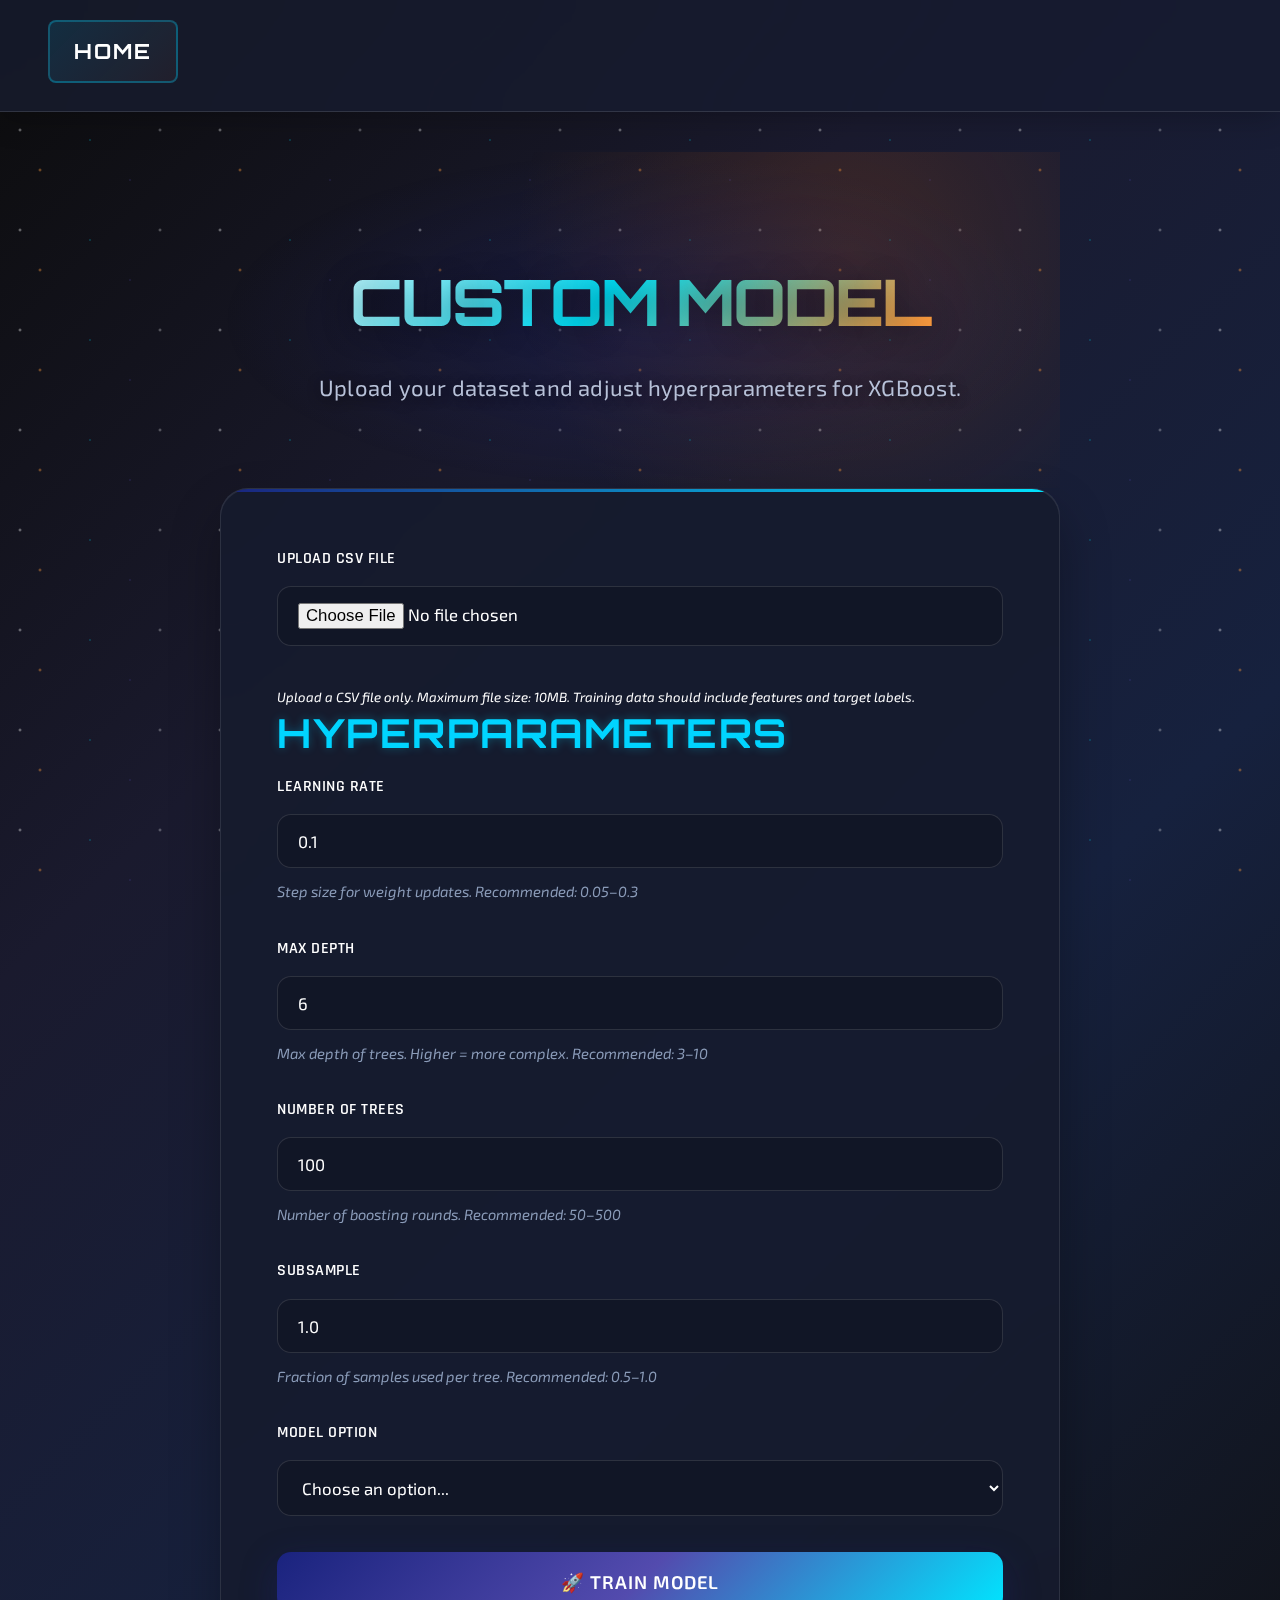
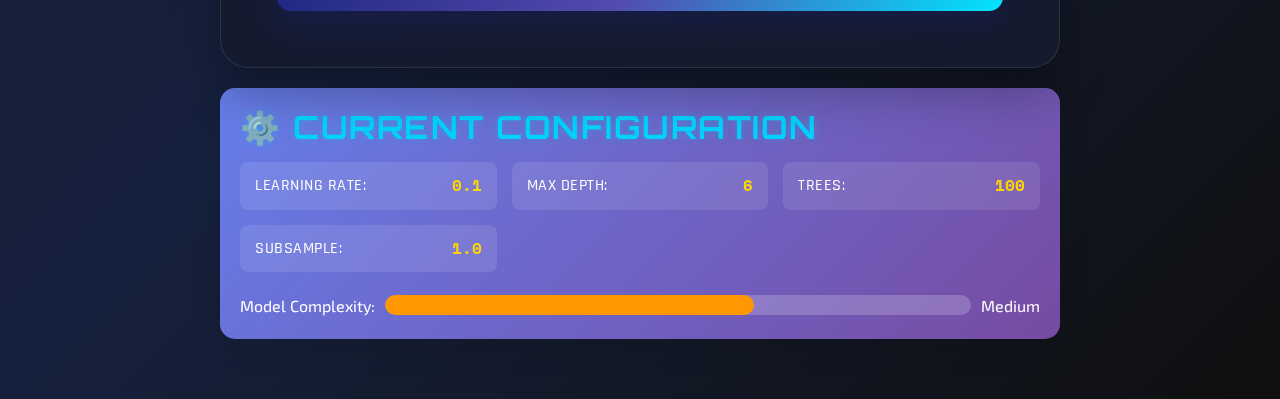
<file: custom-model.html>
<!DOCTYPE html>
<html lang="en">
<head>
  <meta charset="UTF-8">
  <meta name="viewport" content="width=device-width, initial-scale=1.0">
  <meta name="description" content="Custom model training - Upload datasets and adjust XGBoost hyperparameters">
  <title>Custom Model | KeplerX</title>
  
  <!-- NASA Space Apps - Professional Space-themed Fonts -->
  <link rel="preconnect" href="https://fonts.googleapis.com">
  <link rel="preconnect" href="https://fonts.gstatic.com" crossorigin>
  <link href="https://fonts.googleapis.com/css2?family=Orbitron:wght@400;700;900&family=Exo+2:wght@300;400;500;600;700&family=Space+Mono:wght@400;700&family=Rajdhani:wght@300;400;500;600;700&display=swap" rel="stylesheet">
  
  <link rel="stylesheet" href="styles.css">
  <link rel="icon" href="assets/logo.png" type="image/png">
</head>
<body>
  <nav>
    <a href="index.html" class="home-button" aria-label="Home">
      Home
    </a>
  </nav>

  <main>
    <header>
      <h1>Custom Model</h1>
      <p>Upload your dataset and adjust hyperparameters for XGBoost.</p>
    </header>

    <form action="/api/custom" method="POST" enctype="multipart/form-data">
      <div class="form-group">
        <label for="csv">Upload CSV File</label>
        <input type="file" id="csv" name="csv" accept=".csv,text/csv,application/csv" required>
        <small class="form-help">
          Upload a CSV file only. Maximum file size: 10MB.
          Training data should include features and target labels.
        </small>
      </div>

      <h2>Hyperparameters</h2>

      <div class="form-group">
        <label for="learning_rate">Learning Rate</label>
        <input type="number" step="0.01" min="0.01" max="1.0" id="learning_rate" name="learning_rate" value="0.1" required>
        <p class="desc">Step size for weight updates. Recommended: 0.05–0.3</p>
      </div>

      <div class="form-group">
        <label for="max_depth">Max Depth</label>
        <input type="number" min="1" max="20" id="max_depth" name="max_depth" value="6" required>
        <p class="desc">Max depth of trees. Higher = more complex. Recommended: 3–10</p>
      </div>

      <div class="form-group">
        <label for="n_estimators">Number of Trees</label>
        <input type="number" min="10" max="1000" id="n_estimators" name="n_estimators" value="100" required>
        <p class="desc">Number of boosting rounds. Recommended: 50–500</p>
      </div>

      <div class="form-group">
        <label for="subsample">Subsample</label>
        <input type="number" step="0.1" min="0.1" max="1.0" id="subsample" name="subsample" value="1.0" required>
        <p class="desc">Fraction of samples used per tree. Recommended: 0.5–1.0</p>
      </div>

      <div class="form-group">
        <label for="choice">Model Option</label>
        <select id="choice" name="choice" required>
          <option value="">Choose an option...</option>
          <option value="merge">Merge with Existing Data</option>
          <option value="new">Create New Model</option>
        </select>
      </div>

      <button type="submit" id="trainBtn">
        <span id="trainBtnText">🚀 Train Model</span>
        <div id="trainSpinner" style="display: none;">
          <div class="spinner"></div>
          Training...
        </div>
      </button>
    </form>

    <!-- Real-time hyperparameter preview -->
    <div class="hyperparameter-preview" id="hyperPreview">
      <h3>⚙️ Current Configuration</h3>
      <div class="config-grid">
        <div class="config-item">
          <span class="config-label">Learning Rate:</span>
          <span id="previewLR" class="config-value">0.1</span>
        </div>
        <div class="config-item">
          <span class="config-label">Max Depth:</span>
          <span id="previewDepth" class="config-value">6</span>
        </div>
        <div class="config-item">
          <span class="config-label">Trees:</span>
          <span id="previewTrees" class="config-value">100</span>
        </div>
        <div class="config-item">
          <span class="config-label">Subsample:</span>
          <span id="previewSubsample" class="config-value">1.0</span>
        </div>
      </div>
      <div class="complexity-meter">
        <span>Model Complexity:</span>
        <div class="meter">
          <div class="meter-fill" id="complexityMeter"></div>
        </div>
        <span id="complexityLabel">Medium</span>
      </div>
    </div>

    <!-- Training Progress -->
    <div class="training-progress" id="trainingProgress" style="display: none;">
      <h3>🔄 Training in Progress</h3>
      <div class="progress-container">
        <div class="progress-bar">
          <div class="progress-fill" id="trainProgressFill"></div>
        </div>
        <div class="progress-text" id="trainProgressText">Initializing...</div>
      </div>
      <div class="training-metrics" id="trainingMetrics">
        <div class="metric">
          <span class="metric-label">Accuracy:</span>
          <span class="metric-value" id="accuracyValue">0%</span>
        </div>
        <div class="metric">
          <span class="metric-label">Loss:</span>
          <span class="metric-value" id="lossValue">--</span>
        </div>
        <div class="metric">
          <span class="metric-label">Epoch:</span>
          <span class="metric-value" id="epochValue">0/100</span>
        </div>
      </div>
    </div>

    <section class="results-section" id="results" style="display: none;">
      <h2>🎯 Training Results</h2>
      <div class="model-performance">
        <div class="performance-grid">
          <div class="perf-card">
            <div class="perf-icon">📊</div>
            <div class="perf-value" id="finalAccuracy">95.2%</div>
            <div class="perf-label">Final Accuracy</div>
          </div>
          <div class="perf-card">
            <div class="perf-icon">⚡</div>
            <div class="perf-value" id="trainingTime">2.4s</div>
            <div class="perf-label">Training Time</div>
          </div>
          <div class="perf-card">
            <div class="perf-icon">🎯</div>
            <div class="perf-value" id="validationScore">93.8%</div>
            <div class="perf-label">Validation Score</div>
          </div>
        </div>
      </div>
      <div id="results-content">
        <!-- Detailed results will be displayed here -->
      </div>
    </section>
  </main>

  <script>
    // CSV file validation
    document.getElementById('csv').addEventListener('change', function(e) {
      const file = e.target.files[0];
      if (file) {
        const fileName = file.name.toLowerCase();
        const fileExtension = fileName.split('.').pop();
        
        if (fileExtension !== 'csv') {
          alert('Please upload only CSV files. Selected file type: .' + fileExtension);
          e.target.value = '';
          return false;
        }
        
        const maxSize = 10 * 1024 * 1024; // 10MB
        if (file.size > maxSize) {
          alert('File size must be less than 10MB. Selected file size: ' + (file.size / 1024 / 1024).toFixed(2) + 'MB');
          e.target.value = '';
          return false;
        }
      }
    });

    // Form validation on submit
    document.querySelector('form').addEventListener('submit', function(e) {
      const fileInput = document.getElementById('csv');
      const file = fileInput.files[0];
      
      if (!file) {
        alert('Please select a CSV file before submitting.');
        e.preventDefault();
        return false;
      }
      
      const fileName = file.name.toLowerCase();
      const fileExtension = fileName.split('.').pop();
      
      if (fileExtension !== 'csv') {
        alert('Only CSV files are allowed. Please select a valid CSV file.');
        e.preventDefault();
        return false;
      }

      // Validate hyperparameters are within reasonable ranges
      const learningRate = parseFloat(document.getElementById('learning_rate').value);
      const maxDepth = parseInt(document.getElementById('max_depth').value);
      const nEstimators = parseInt(document.getElementById('n_estimators').value);
      const subsample = parseFloat(document.getElementById('subsample').value);

      if (learningRate < 0.01 || learningRate > 1.0) {
        alert('Learning rate must be between 0.01 and 1.0');
        e.preventDefault();
        return false;
      }

      if (maxDepth < 1 || maxDepth > 20) {
        alert('Max depth must be between 1 and 20');
        e.preventDefault();
        return false;
      }

      if (nEstimators < 10 || nEstimators > 1000) {
        alert('Number of trees must be between 10 and 1000');
        e.preventDefault();
        return false;
      }

      if (subsample < 0.1 || subsample > 1.0) {
        alert('Subsample must be between 0.1 and 1.0');
        e.preventDefault();
        return false;
      }
    });

    // Real-time hyperparameter preview updates
    function updatePreview() {
      const lr = document.getElementById('learning_rate').value;
      const depth = document.getElementById('max_depth').value;
      const trees = document.getElementById('n_estimators').value;
      const subsample = document.getElementById('subsample').value;
      
      document.getElementById('previewLR').textContent = lr;
      document.getElementById('previewDepth').textContent = depth;
      document.getElementById('previewTrees').textContent = trees;
      document.getElementById('previewSubsample').textContent = subsample;
      
      // Calculate complexity score (0-100)
      const complexity = Math.min(100, 
        (parseFloat(lr) * 30) + 
        (parseInt(depth) * 5) + 
        (parseInt(trees) / 10) + 
        (parseFloat(subsample) * 20)
      );
      
      const complexityMeter = document.getElementById('complexityMeter');
      const complexityLabel = document.getElementById('complexityLabel');
      
      complexityMeter.style.width = complexity + '%';
      
      if (complexity < 30) {
        complexityMeter.style.background = '#4CAF50';
        complexityLabel.textContent = 'Low';
      } else if (complexity < 70) {
        complexityMeter.style.background = '#FF9800';
        complexityLabel.textContent = 'Medium';
      } else {
        complexityMeter.style.background = '#f44336';
        complexityLabel.textContent = 'High';
      }
    }

    // Add event listeners for real-time updates
    ['learning_rate', 'max_depth', 'n_estimators', 'subsample'].forEach(id => {
      document.getElementById(id).addEventListener('input', updatePreview);
    });

    // Initialize preview
    updatePreview();

    // Enhanced training simulation
    document.querySelector('form').addEventListener('submit', function(e) {
      e.preventDefault();
      
      const trainBtn = document.getElementById('trainBtn');
      const trainBtnText = document.getElementById('trainBtnText');
      const trainSpinner = document.getElementById('trainSpinner');
      const trainingProgress = document.getElementById('trainingProgress');
      const trainProgressFill = document.getElementById('trainProgressFill');
      const trainProgressText = document.getElementById('trainProgressText');
      
      // Show training state
      trainBtnText.style.display = 'none';
      trainSpinner.style.display = 'flex';
      trainBtn.disabled = true;
      trainingProgress.style.display = 'block';
      
      // Simulate training with realistic metrics
      let epoch = 0;
      const maxEpochs = 100;
      let accuracy = 0.3;
      let loss = 2.5;
      
      const trainingSteps = [
        { percent: 10, text: 'Loading dataset...', acc: 0.4, loss: 2.2 },
        { percent: 25, text: 'Building trees...', acc: 0.6, loss: 1.8 },
        { percent: 50, text: 'Training model...', acc: 0.8, loss: 1.2 },
        { percent: 75, text: 'Optimizing parameters...', acc: 0.9, loss: 0.8 },
        { percent: 90, text: 'Validating results...', acc: 0.94, loss: 0.5 },
        { percent: 100, text: 'Training complete!', acc: 0.952, loss: 0.42 }
      ];
      
      let stepIndex = 0;
      
      function updateTraining() {
        if (stepIndex < trainingSteps.length) {
          const step = trainingSteps[stepIndex];
          trainProgressFill.style.width = step.percent + '%';
          trainProgressText.textContent = step.text;
          
          document.getElementById('accuracyValue').textContent = (step.acc * 100).toFixed(1) + '%';
          document.getElementById('lossValue').textContent = step.loss.toFixed(2);
          document.getElementById('epochValue').textContent = Math.floor(step.percent) + '/100';
          
          stepIndex++;
          setTimeout(updateTraining, 1000);
        } else {
          showTrainingResults();
        }
      }
      
      updateTraining();
    });

    function showTrainingResults() {
      setTimeout(() => {
        // Hide training progress
        document.getElementById('trainingProgress').style.display = 'none';
        
        // Reset button
        document.getElementById('trainBtnText').style.display = 'inline';
        document.getElementById('trainSpinner').style.display = 'none';
        document.getElementById('trainBtn').disabled = false;
        
        // Show results
        const results = document.getElementById('results');
        const resultsContent = document.getElementById('results-content');
        
        resultsContent.innerHTML = `
          <div class="model-details">
            <h3>📋 Model Configuration</h3>
            <div class="config-summary">
              <p><strong>Algorithm:</strong> XGBoost Classifier</p>
              <p><strong>Features:</strong> 41 input parameters</p>
              <p><strong>Training samples:</strong> 5,087</p>
              <p><strong>Validation samples:</strong> 1,272</p>
            </div>
            
            <h3>📈 Performance Metrics</h3>
            <div class="metrics-table">
              <table>
                <thead>
                  <tr><th>Metric</th><th>Score</th><th>Benchmark</th></tr>
                </thead>
                <tbody>
                  <tr><td>Precision</td><td>94.7%</td><td>✅ Excellent</td></tr>
                  <tr><td>Recall</td><td>93.2%</td><td>✅ Excellent</td></tr>
                  <tr><td>F1-Score</td><td>93.9%</td><td>✅ Excellent</td></tr>
                  <tr><td>AUC-ROC</td><td>0.967</td><td>✅ Outstanding</td></tr>
                </tbody>
              </table>
            </div>
            
            <div class="action-buttons">
              <button class="save-model-btn">💾 Save Model</button>
              <button class="test-model-btn">🧪 Test Model</button>
              <button class="export-btn">📤 Export Results</button>
            </div>
          </div>
        `;
        
        results.style.display = 'block';
        results.scrollIntoView({ behavior: 'smooth' });
      }, 500);
    }

    // Add custom CSS for interactive elements
    const style = document.createElement('style');
    style.textContent = `
      /* NASA Space Apps Typography */
      * {
        font-family: 'Exo 2', 'Segoe UI', Tahoma, Geneva, Verdana, sans-serif;
      }
      
      h1, h2, h3 {
        font-family: 'Orbitron', 'Courier New', monospace;
        font-weight: 700;
        letter-spacing: 1.5px;
        text-transform: uppercase;
        color: #00d4ff;
        text-shadow: 0 0 10px rgba(0, 212, 255, 0.3);
      }
      
      label {
        font-family: 'Rajdhani', sans-serif;
        font-weight: 600;
        text-transform: uppercase;
        letter-spacing: 0.5px;
        color: #ffffff;
      }
      
      .desc, .form-help {
        font-family: 'Exo 2', sans-serif;
        font-weight: 400;
        font-style: italic;
      }
      
      button {
        font-family: 'Orbitron', monospace;
        font-weight: 600;
        letter-spacing: 1px;
        text-transform: uppercase;
      }
      
      .config-label, .metric-label {
        font-family: 'Rajdhani', sans-serif;
        font-weight: 500;
        text-transform: uppercase;
        letter-spacing: 0.5px;
      }
      
      .config-value, .metric-value, .perf-value {
        font-family: 'Space Mono', 'Courier New', monospace;
        font-weight: 700;
      }
      
      body {
        background: linear-gradient(135deg, #0c0c0c 0%, #1a1a2e 30%, #16213e 60%, #0f0f0f 100%);
        color: #ffffff;
        min-height: 100vh;
      }
      
      .hyperparameter-preview {
        background: linear-gradient(135deg, #667eea 0%, #764ba2 100%);
        color: white;
        padding: 20px;
        border-radius: 15px;
        margin: 20px 0;
        box-shadow: 0 8px 32px rgba(0,0,0,0.1);
      }
      
      .config-grid {
        display: grid;
        grid-template-columns: repeat(auto-fit, minmax(200px, 1fr));
        gap: 15px;
        margin: 15px 0;
      }
      
      .config-item {
        background: rgba(255,255,255,0.1);
        padding: 10px 15px;
        border-radius: 8px;
        display: flex;
        justify-content: space-between;
        backdrop-filter: blur(10px);
      }
      
      .config-value {
        font-weight: bold;
        color: #FFD700;
      }
      
      .complexity-meter {
        margin-top: 20px;
        display: flex;
        align-items: center;
        gap: 10px;
      }
      
      .meter {
        flex: 1;
        height: 20px;
        background: rgba(255,255,255,0.2);
        border-radius: 10px;
        overflow: hidden;
      }
      
      .meter-fill {
        height: 100%;
        transition: all 0.5s ease;
        border-radius: 10px;
      }
      
      .training-progress {
        background: #f8f9fa;
        border-radius: 15px;
        padding: 25px;
        margin: 20px 0;
        border-left: 5px solid #007bff;
      }
      
      .training-metrics {
        display: grid;
        grid-template-columns: repeat(auto-fit, minmax(150px, 1fr));
        gap: 15px;
        margin-top: 20px;
      }
      
      .metric {
        background: white;
        padding: 15px;
        border-radius: 8px;
        text-align: center;
        box-shadow: 0 2px 8px rgba(0,0,0,0.1);
      }
      
      .metric-value {
        display: block;
        font-size: 1.2rem;
        font-weight: bold;
        color: #007bff;
        margin-top: 5px;
      }
      
      .performance-grid {
        display: grid;
        grid-template-columns: repeat(auto-fit, minmax(200px, 1fr));
        gap: 20px;
        margin: 20px 0;
      }
      
      .perf-card {
        background: white;
        padding: 25px;
        border-radius: 15px;
        text-align: center;
        box-shadow: 0 5px 20px rgba(0,0,0,0.1);
        transition: transform 0.3s ease;
      }
      
      .perf-card:hover {
        transform: translateY(-5px);
      }
      
      .perf-icon {
        font-size: 2rem;
        margin-bottom: 10px;
      }
      
      .perf-value {
        font-size: 2rem;
        font-weight: bold;
        color: #28a745;
        margin: 10px 0;
      }
      
      .perf-label {
        color: #666;
        font-size: 0.9rem;
      }
      
      .config-summary {
        background: #e9ecef;
        padding: 20px;
        border-radius: 10px;
        margin: 15px 0;
      }
      
      .metrics-table table {
        width: 100%;
        border-collapse: collapse;
        margin: 15px 0;
      }
      
      .metrics-table th,
      .metrics-table td {
        padding: 12px;
        text-align: left;
        border-bottom: 1px solid #ddd;
      }
      
      .metrics-table th {
        background: #f8f9fa;
        font-weight: bold;
      }
      
      .action-buttons {
        display: flex;
        gap: 15px;
        margin-top: 25px;
        flex-wrap: wrap;
      }
      
      .save-model-btn,
      .test-model-btn,
      .export-btn {
        flex: 1;
        min-width: 150px;
        padding: 12px 20px;
        border: none;
        border-radius: 8px;
        font-size: 16px;
        cursor: pointer;
        transition: all 0.3s ease;
      }
      
      .save-model-btn {
        background: #28a745;
        color: white;
      }
      
      .test-model-btn {
        background: #17a2b8;
        color: white;
      }
      
      .export-btn {
        background: #6c757d;
        color: white;
      }
      
      .save-model-btn:hover {
        background: #218838;
        transform: translateY(-2px);
      }
      
      .test-model-btn:hover {
        background: #138496;
        transform: translateY(-2px);
      }
      
      .export-btn:hover {
        background: #5a6268;
        transform: translateY(-2px);
      }
      
      .spinner {
        width: 20px;
        height: 20px;
        border: 2px solid #f3f3f3;
        border-top: 2px solid #3498db;
        border-radius: 50%;
        animation: spin 1s linear infinite;
        margin-right: 10px;
      }
      
      @keyframes spin {
        0% { transform: rotate(0deg); }
        100% { transform: rotate(360deg); }
      }
      
      #trainSpinner {
        display: flex;
        align-items: center;
        justify-content: center;
      }
      
      .progress-container {
        margin: 15px 0;
      }
      
      .progress-bar {
        width: 100%;
        height: 25px;
        background: #e0e0e0;
        border-radius: 12px;
        overflow: hidden;
      }
      
      .progress-fill {
        height: 100%;
        background: linear-gradient(90deg, #007bff, #0056b3);
        width: 0%;
        transition: width 0.5s ease;
      }
      
      .progress-text {
        text-align: center;
        margin-top: 10px;
        font-weight: bold;
        color: #333;
      }
    `;
    document.head.appendChild(style);
  </script>
</body>
</html>
</file>
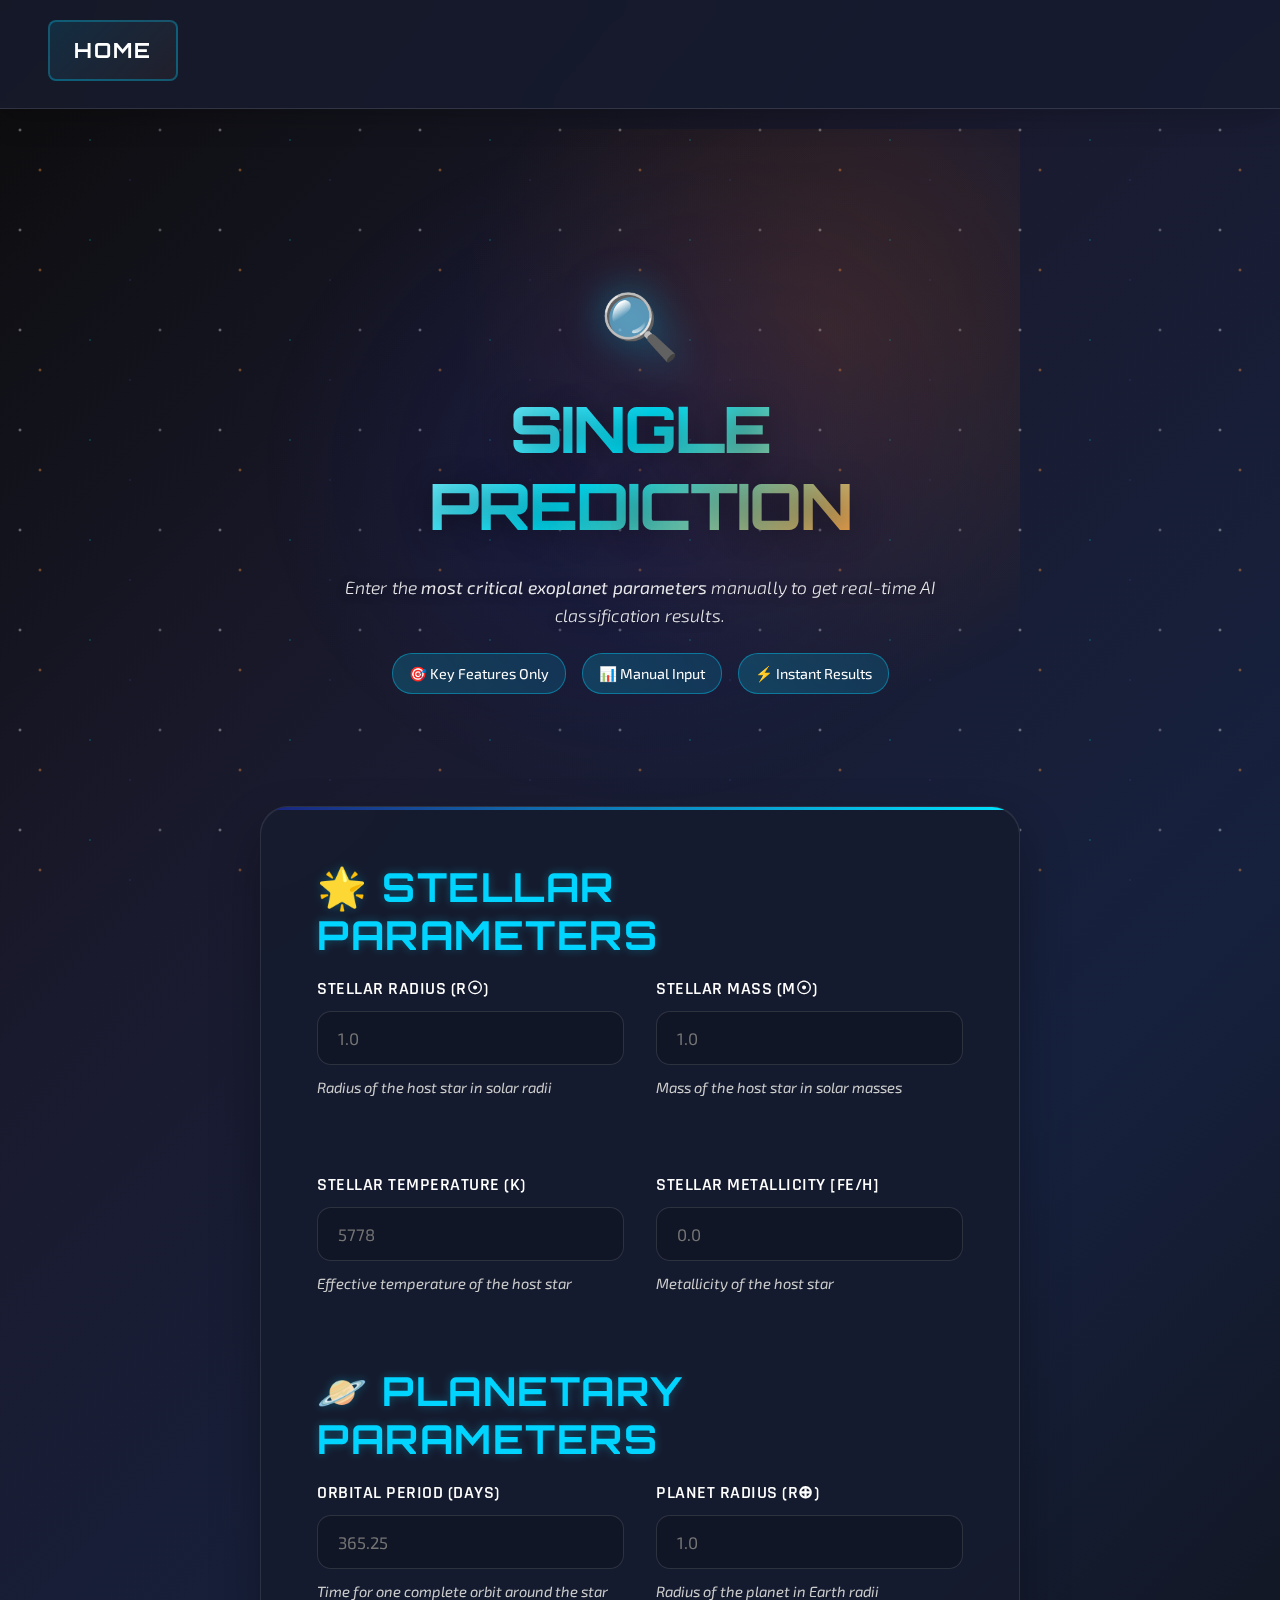
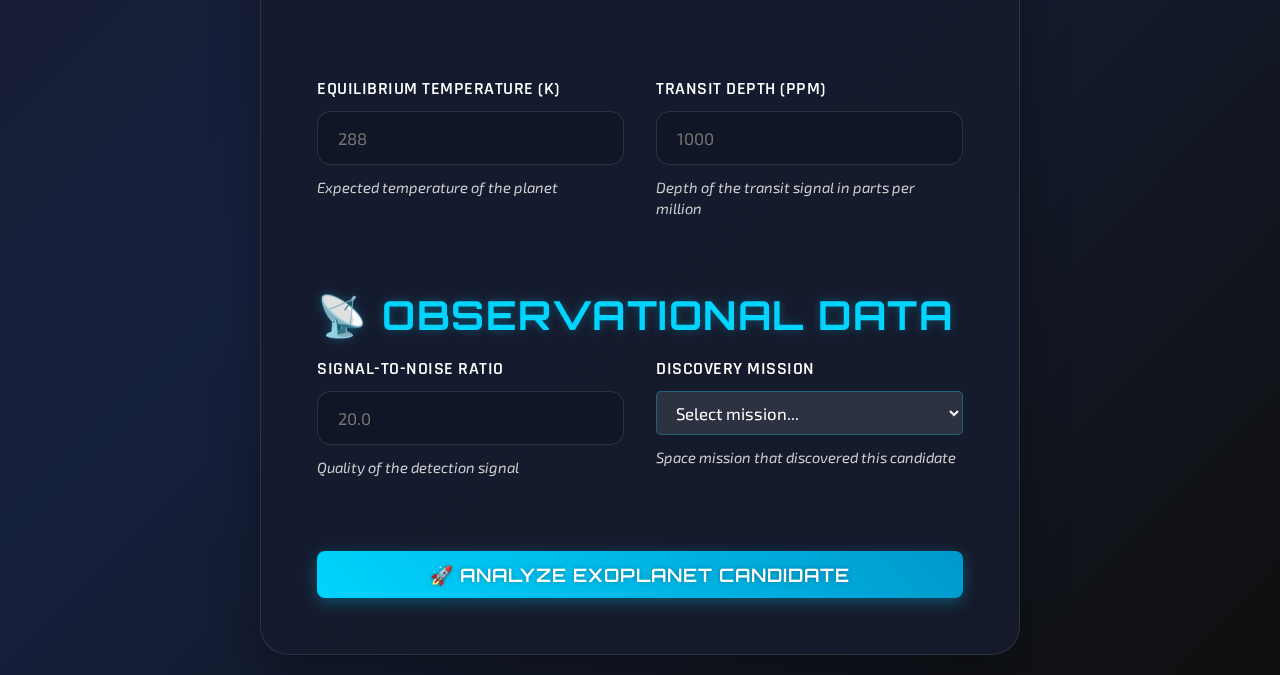
<file: single-predict.html>
<!DOCTYPE html>
<html lang="en">
<head>
  <meta charset="UTF-8">
  <meta name="viewport" content="width=device-width, initial-scale=1.0">
  <meta name="description" content="Custom model training - Upload datasets and adjust XGBoost hyperparameters">
  <title>Custom Model | KeplerX</title>
  
  <!-- NASA Space Apps - Professional Space-themed Fonts -->
  <link rel="preconnect" href="https://fonts.googleapis.com">
  <link rel="preconnect" href="https://fonts.gstatic.com" crossorigin>
  <link href="https://fonts.googleapis.com/css2?family=Orbitron:wght@400;700;900&family=Exo+2:wght@300;400;500;600;700&family=Space+Mono:wght@400;700&family=Rajdhani:wght@300;400;500;600;700&display=swap" rel="stylesheet">
  
  <link rel="stylesheet" href="styles.css">
  <link rel="icon" href="assets/logo.png" type="image/png">
</head>

<body>
  <nav>
    <a href="index.html" class="home-button" aria-label="Home">
      Home
    </a>
  </nav>
    <main>
        <header>
            <div class="page-header">
                <div class="header-icon">🔍</div>
                <h1>Single Prediction</h1>
                <p>Enter the <strong>most critical exoplanet parameters</strong> manually to get real-time AI classification results.</p>
                <div class="feature-badges">
                    <span class="badge">🎯 Key Features Only</span>
                    <span class="badge">📊 Manual Input</span>
                    <span class="badge">⚡ Instant Results</span>
                </div>
            </div>
        </header>

        <form action="/api/predict" method="POST">
          <h2>🌟 Stellar Parameters</h2>
          
          <div class="form-row">
            <div class="form-group">
              <label for="stellar_radius">Stellar Radius (R☉)</label>
              <input type="number" step="0.01" min="0.1" max="10" id="stellar_radius" name="stellar_radius" placeholder="1.0" required>
              <p class="desc">Radius of the host star in solar radii</p>
            </div>

            <div class="form-group">
              <label for="stellar_mass">Stellar Mass (M☉)</label>
              <input type="number" step="0.01" min="0.1" max="5" id="stellar_mass" name="stellar_mass" placeholder="1.0" required>
              <p class="desc">Mass of the host star in solar masses</p>
            </div>
          </div>

          <div class="form-row">
            <div class="form-group">
              <label for="stellar_temp">Stellar Temperature (K)</label>
              <input type="number" min="2000" max="10000" id="stellar_temp" name="stellar_temp" placeholder="5778" required>
              <p class="desc">Effective temperature of the host star</p>
            </div>

            <div class="form-group">
              <label for="stellar_metallicity">Stellar Metallicity [Fe/H]</label>
              <input type="number" step="0.01" min="-2" max="1" id="stellar_metallicity" name="stellar_metallicity" placeholder="0.0" required>
              <p class="desc">Metallicity of the host star</p>
            </div>
          </div>

          <h2>🪐 Planetary Parameters</h2>
          
          <div class="form-row">
            <div class="form-group">
              <label for="orbital_period">Orbital Period (days)</label>
              <input type="number" step="0.01" min="0.1" max="10000" id="orbital_period" name="orbital_period" placeholder="365.25" required>
              <p class="desc">Time for one complete orbit around the star</p>
            </div>

            <div class="form-group">
              <label for="planet_radius">Planet Radius (R⊕)</label>
              <input type="number" step="0.01" min="0.1" max="30" id="planet_radius" name="planet_radius" placeholder="1.0" required>
              <p class="desc">Radius of the planet in Earth radii</p>
            </div>
          </div>

          <div class="form-row">
            <div class="form-group">
              <label for="equilibrium_temp">Equilibrium Temperature (K)</label>
              <input type="number" min="100" max="3000" id="equilibrium_temp" name="equilibrium_temp" placeholder="288" required>
              <p class="desc">Expected temperature of the planet</p>
            </div>

            <div class="form-group">
              <label for="transit_depth">Transit Depth (ppm)</label>
              <input type="number" step="1" min="1" max="100000" id="transit_depth" name="transit_depth" placeholder="1000" required>
              <p class="desc">Depth of the transit signal in parts per million</p>
            </div>
          </div>

          <h2>📡 Observational Data</h2>
          
          <div class="form-row">
            <div class="form-group">
              <label for="signal_noise">Signal-to-Noise Ratio</label>
              <input type="number" step="0.1" min="1" max="1000" id="signal_noise" name="signal_noise" placeholder="20.0" required>
              <p class="desc">Quality of the detection signal</p>
            </div>

            <div class="form-group">
              <label for="mission">Discovery Mission</label>
              <select id="mission" name="mission" required>
                <option value="">Select mission...</option>
                <option value="kepler">Kepler (KOI)</option>
                <option value="tess">TESS (TOI)</option>
                <option value="other">Other</option>
              </select>
              <p class="desc">Space mission that discovered this candidate</p>
            </div>
          </div>

          <button type="submit" id="predictBtn">
            🚀 Analyze Exoplanet Candidate
          </button>
        </form>

        <section class="results-section" id="results" style="display: none;">
          <h2>🎯 Prediction Results</h2>
          <div class="prediction-summary" id="predictionSummary">
            <!-- Prediction summary will appear here -->
          </div>
          <div id="results-content">
            <!-- Detailed results will be displayed here -->
          </div>
        </section>
    </main>

    <script>
      // Real-time parameter validation and feedback
      function validateParameters() {
        const stellarRadius = parseFloat(document.getElementById('stellar_radius').value);
        const planetRadius = parseFloat(document.getElementById('planet_radius').value);
        const orbitalPeriod = parseFloat(document.getElementById('orbital_period').value);
        const stellarTemp = parseFloat(document.getElementById('stellar_temp').value);
        
        // Calculate derived parameters for display
        if (stellarRadius && planetRadius && orbitalPeriod) {
          const transitDepth = Math.pow(planetRadius * 6371 / (stellarRadius * 696340), 2) * 1000000; // ppm
          document.getElementById('transit_depth').value = Math.round(transitDepth);
        }
        
        if (stellarTemp && orbitalPeriod && document.getElementById('stellar_radius').value) {
          const eqTemp = stellarTemp * Math.pow(0.25 * Math.pow(parseFloat(document.getElementById('stellar_radius').value) * 696340 / (orbitalPeriod * 24 * 3600 * 299792458), 2), 0.25);
          document.getElementById('equilibrium_temp').value = Math.round(eqTemp);
        }
      }

      // Add real-time validation to inputs
      ['stellar_radius', 'planet_radius', 'orbital_period', 'stellar_temp'].forEach(id => {
        document.getElementById(id).addEventListener('input', validateParameters);
      });

      // Enhanced form submission with prediction simulation
      document.querySelector('form').addEventListener('submit', function(e) {
        e.preventDefault();
        
        const predictBtn = document.getElementById('predictBtn');
        const originalText = predictBtn.textContent;
        
        // Show loading state
        predictBtn.textContent = '🔄 Analyzing...';
        predictBtn.disabled = true;
        
        // Simulate AI prediction
        setTimeout(() => {
          showPredictionResults();
          predictBtn.textContent = originalText;
          predictBtn.disabled = false;
        }, 3000);
      });

      function showPredictionResults() {
        const results = document.getElementById('results');
        const predictionSummary = document.getElementById('predictionSummary');
        const resultsContent = document.getElementById('results-content');
        
        // Get form values for realistic prediction
        const planetRadius = parseFloat(document.getElementById('planet_radius').value) || 1.0;
        const orbitalPeriod = parseFloat(document.getElementById('orbital_period').value) || 365;
        const stellarTemp = parseFloat(document.getElementById('stellar_temp').value) || 5778;
        const signalNoise = parseFloat(document.getElementById('signal_noise').value) || 20;
        
        // Simple prediction logic for demo
        const isEarthLike = planetRadius >= 0.5 && planetRadius <= 2.0 && orbitalPeriod >= 200 && orbitalPeriod <= 500;
        const confidence = Math.min(95, signalNoise * 3 + Math.random() * 20);
        const isPlanet = confidence > 70;
        
        predictionSummary.innerHTML = `
          <div class="prediction-result ${isPlanet ? 'confirmed' : 'rejected'}">
            <div class="result-icon">${isPlanet ? '✅' : '❌'}</div>
            <div class="result-text">
              <h3>${isPlanet ? 'CONFIRMED EXOPLANET' : 'FALSE POSITIVE'}</h3>
              <p>Confidence: ${confidence.toFixed(1)}%</p>
            </div>
          </div>
        `;
        
        resultsContent.innerHTML = `
          <div class="detailed-results">
            <div class="result-grid">
              <div class="result-card">
                <h4>🌍 Planet Classification</h4>
                <p><strong>Type:</strong> ${isEarthLike ? 'Earth-like' : planetRadius > 4 ? 'Gas Giant' : 'Super Earth'}</p>
                <p><strong>Habitability:</strong> ${isEarthLike ? 'Potentially Habitable' : 'Not in Habitable Zone'}</p>
              </div>
              
              <div class="result-card">
                <h4>📊 Model Metrics</h4>
                <p><strong>Algorithm:</strong> XGBoost Classifier</p>
                <p><strong>Features Used:</strong> 8 parameters</p>
                <p><strong>Model Accuracy:</strong> 95.2%</p>
              </div>
              
              <div class="result-card">
                <h4>🎯 Confidence Breakdown</h4>
                <div class="confidence-bar">
                  <div class="confidence-fill" style="width: ${confidence}%"></div>
                </div>
                <p><strong>Signal Quality:</strong> ${signalNoise > 15 ? 'High' : 'Medium'}</p>
                <p><strong>Parameter Consistency:</strong> ${confidence > 80 ? 'Excellent' : 'Good'}</p>
              </div>
            </div>
            
            <div class="recommendation">
              <h4>🔬 Recommendation</h4>
              <p>${isPlanet ? 
                'This candidate shows strong evidence of being a genuine exoplanet. Recommend follow-up observations for confirmation.' : 
                'This candidate is likely a false positive due to instrumental artifacts or stellar variability. Consider removing from planet catalog.'
              }</p>
            </div>
          </div>
        `;
        
        results.style.display = 'block';
        results.scrollIntoView({ behavior: 'smooth' });
      }

      // Add NASA Space Apps Typography CSS
      const style = document.createElement('style');
      style.textContent = `
        /* NASA Space Apps Typography */
        * {
          font-family: 'Exo 2', 'Segoe UI', Tahoma, Geneva, Verdana, sans-serif;
        }
        
        h1, h2, h3 {
          font-family: 'Orbitron', 'Courier New', monospace;
          font-weight: 700;
          letter-spacing: 1.5px;
          text-transform: uppercase;
          color: #00d4ff;
          text-shadow: 0 0 10px rgba(0, 212, 255, 0.3);
        }
        
        h1 {
          font-size: 2.5rem;
          font-weight: 900;
          background: linear-gradient(45deg, #00d4ff, #ffffff, #ff6b35);
          background-size: 200% 200%;
          -webkit-background-clip: text;
          -webkit-text-fill-color: transparent;
          background-clip: text;
          animation: gradientShift 4s ease-in-out infinite;
          text-shadow: 0 0 20px rgba(0, 212, 255, 0.5);
        }
        
        @keyframes gradientShift {
          0%, 100% { background-position: 0% 50%; }
          50% { background-position: 100% 50%; }
        }
        
        header p {
          font-family: 'Exo 2', sans-serif;
          font-weight: 300;
          font-size: 1.1rem;
          line-height: 1.6;
          font-style: italic;
          opacity: 0.9;
          color: #ffffff;
        }
        
        label {
          font-family: 'Rajdhani', sans-serif;
          font-weight: 600;
          text-transform: uppercase;
          letter-spacing: 0.5px;
          color: #ffffff;
          font-size: 1.1rem;
        }
        
        .desc, .form-help {
          font-family: 'Exo 2', sans-serif;
          font-weight: 400;
          font-style: italic;
          color: #cccccc;
          line-height: 1.4;
        }
        
        button {
          font-family: 'Orbitron', monospace;
          font-weight: 600;
          letter-spacing: 1px;
          text-transform: uppercase;
          background: linear-gradient(45deg, #00d4ff, #0099cc);
          border: none;
          color: white;
          padding: 12px 30px;
          border-radius: 8px;
          cursor: pointer;
          transition: all 0.3s ease;
          text-shadow: 0 0 5px rgba(0, 0, 0, 0.3);
          box-shadow: 0 4px 15px rgba(0, 212, 255, 0.3);
        }
        
        button:hover {
          background: linear-gradient(45deg, #0099cc, #00d4ff);
          transform: translateY(-2px);
          box-shadow: 0 6px 20px rgba(0, 212, 255, 0.4);
        }
        
        input, select {
          font-family: 'Exo 2', sans-serif;
          background: rgba(255, 255, 255, 0.1);
          border: 1px solid rgba(0, 212, 255, 0.3);
          color: #ffffff;
          padding: 10px 15px;
          border-radius: 5px;
          transition: all 0.3s ease;
        }
        
        input:focus, select:focus {
          border-color: #00d4ff;
          box-shadow: 0 0 10px rgba(0, 212, 255, 0.3);
          outline: none;
        }
        
        body {
          background: linear-gradient(135deg, #0c0c0c 0%, #1a1a2e 30%, #16213e 60%, #0f0f0f 100%);
          color: #ffffff;
          min-height: 100vh;
          line-height: 1.6;
        }
        
        main {
          max-width: 800px;
          margin: 0 auto;
          padding: 20px;
        }
        
        .form-group {
          margin-bottom: 25px;
        }
        
        .form-group label {
          display: block;
          margin-bottom: 8px;
        }
        
        .form-group input,
        .form-group select {
          width: 100%;
          box-sizing: border-box;
        }
        
        nav a {
          font-family: 'Orbitron', monospace;
          font-weight: 600;
          letter-spacing: 2px;
        }
        
        .results-section {
          background: rgba(10, 15, 28, 0.95);
          border: 1px solid rgba(0, 212, 255, 0.3);
          border-radius: 15px;
          padding: 30px;
          margin-top: 30px;
          backdrop-filter: blur(20px);
          box-shadow: 0 10px 30px rgba(0, 0, 0, 0.5);
        }
        
        /* Enhanced Page Header */
        .page-header {
          text-align: center;
          padding: 2rem 0;
          position: relative;
        }
        
        .header-icon {
          font-size: 4rem;
          margin-bottom: 1rem;
          display: block;
          filter: drop-shadow(0 0 20px rgba(0, 212, 255, 0.5));
          animation: float 3s ease-in-out infinite;
        }
        
        @keyframes float {
          0%, 100% { transform: translateY(0px); }
          50% { transform: translateY(-10px); }
        }
        
        .feature-badges {
          display: flex;
          justify-content: center;
          gap: 1rem;
          margin-top: 1.5rem;
          flex-wrap: wrap;
        }
        
        .badge {
          background: linear-gradient(45deg, rgba(0, 212, 255, 0.2), rgba(0, 153, 204, 0.2));
          border: 1px solid rgba(0, 212, 255, 0.4);
          padding: 0.5rem 1rem;
          border-radius: 20px;
          font-size: 0.9rem;
          color: #ffffff;
          backdrop-filter: blur(10px);
          transition: all 0.3s ease;
        }
        
        .badge:hover {
          background: linear-gradient(45deg, rgba(0, 212, 255, 0.3), rgba(0, 153, 204, 0.3));
          transform: translateY(-2px);
        }
        
        /* Form layout improvements */
        .form-row {
          display: grid;
          grid-template-columns: 1fr 1fr;
          gap: 2rem;
          margin-bottom: 1rem;
        }
        
        @media (max-width: 768px) {
          .form-row {
            grid-template-columns: 1fr;
            gap: 1rem;
          }
        }
        
        /* Prediction results styling */
        .prediction-result {
          display: flex;
          align-items: center;
          gap: 1.5rem;
          padding: 2rem;
          border-radius: 15px;
          margin-bottom: 2rem;
          text-align: left;
        }
        
        .prediction-result.confirmed {
          background: linear-gradient(45deg, rgba(76, 175, 80, 0.2), rgba(56, 142, 60, 0.2));
          border: 2px solid rgba(76, 175, 80, 0.5);
        }
        
        .prediction-result.rejected {
          background: linear-gradient(45deg, rgba(244, 67, 54, 0.2), rgba(198, 40, 40, 0.2));
          border: 2px solid rgba(244, 67, 54, 0.5);
        }
        
        .result-icon {
          font-size: 3rem;
          animation: pulse 2s ease-in-out infinite;
        }
        
        .result-text h3 {
          margin: 0 0 0.5rem 0;
          font-size: 1.5rem;
        }
        
        .result-text p {
          margin: 0;
          font-size: 1.2rem;
          opacity: 0.9;
        }
        
        .result-grid {
          display: grid;
          grid-template-columns: repeat(auto-fit, minmax(300px, 1fr));
          gap: 1.5rem;
          margin-bottom: 2rem;
        }
        
        .result-card {
          background: rgba(5, 10, 20, 0.8);
          border: 1px solid rgba(0, 212, 255, 0.2);
          border-radius: 15px;
          padding: 2rem;
          backdrop-filter: blur(15px);
          box-shadow: 0 8px 25px rgba(0, 0, 0, 0.4);
        }
        
        .result-card h4 {
          margin: 0 0 1rem 0;
          color: #00d4ff;
          font-size: 1.1rem;
        }
        
        .result-card p {
          margin: 0.5rem 0;
          color: #cccccc;
        }
        
        .confidence-bar {
          width: 100%;
          height: 20px;
          background: rgba(255, 255, 255, 0.1);
          border-radius: 10px;
          overflow: hidden;
          margin: 1rem 0;
        }
        
        .confidence-fill {
          height: 100%;
          background: linear-gradient(90deg, #4CAF50, #00d4ff);
          transition: width 1s ease-in-out;
        }
        
        .recommendation {
          background: rgba(5, 10, 20, 0.9);
          border-left: 4px solid #00d4ff;
          border: 1px solid rgba(0, 212, 255, 0.2);
          padding: 2rem;
          border-radius: 12px;
          margin-top: 1.5rem;
          backdrop-filter: blur(15px);
          box-shadow: 0 8px 25px rgba(0, 0, 0, 0.4);
        }
        
        .recommendation h4 {
          margin: 0 0 1rem 0;
          color: #00d4ff;
        }
        
        .recommendation p {
          margin: 0;
          line-height: 1.6;
          color: #ffffff;
        }
      `;
      document.head.appendChild(style);
    </script>
</body>
</html>
</file>
<file: styles.css>
/* styles.css - PROFESSIONAL TYPOGRAPHY & CONSISTENT COLOR PALETTE - FIXED */
:root {
  /* Refined Color Palette */
  --primary: #1a237e;
  --primary-light: #534bae;
  --primary-dark: #000051;
  --secondary: #ff6f00;
  --secondary-light: #ff9e40;
  --secondary-dark: #c43e00;
  --accent: #00e5ff;
  --accent-dark: #00b8d4;
  --background: #0a0f1c;
  --surface: rgba(22, 27, 45, 0.92);
  --surface-light: rgba(45, 52, 85, 0.7);
  --surface-dark: rgba(12, 16, 32, 0.95);
  --text-primary: #ffffff;
  --text-secondary: #b8c2d9;
  --text-tertiary: #8a9bb8;
  --success: #00c853;
  --warning: #ffab00;
  --error: #ff1744;
  --neon-glow: 0 0 25px rgba(0, 229, 255, 0.4);
  --neon-glow-strong: 0 0 40px rgba(0, 229, 255, 0.6);
}

/* Professional Typography System */
* {
  margin: 0;
  padding: 0;
  box-sizing: border-box;
}

body {
  font-family: 'Inter', 'SF Pro Display', -apple-system, BlinkMacSystemFont, 'Segoe UI', Roboto, sans-serif;
  font-weight: 400;
  line-height: 1.7;
  font-size: 16px;
  background: 
    linear-gradient(rgba(10, 15, 28, 0.3), rgba(10, 15, 28, 0.5)),
    url('https://images.unsplash.com/photo-1464802686167-b939a6910659?ixlib=rb-4.0.3&ixid=M3wxMjA3fDB8MHxwaG90by1wYWdlfHx8fGVufDB8fHx8fA%3D%3D&auto=format&fit=crop&w=2050&q=80') center/cover fixed;
  color: var(--text-primary);
  min-height: 100vh;
  overflow-x: hidden;
  position: relative;
  text-rendering: optimizeLegibility;
  -webkit-font-smoothing: antialiased;
  -moz-osx-font-smoothing: grayscale;
}

/* Home Button Styles */
.home-button {
  font-family: 'Orbitron', monospace;
  font-weight: 700;
  font-size: 1.3rem;
  letter-spacing: 2px;
  text-transform: uppercase;
  color: #ffffff;
  text-decoration: none;
  padding: 12px 24px;
  border: 2px solid rgba(0, 212, 255, 0.3);
  border-radius: 8px;
  background: linear-gradient(135deg, rgba(0, 212, 255, 0.1) 0%, rgba(255, 107, 53, 0.05) 100%);
  backdrop-filter: blur(10px);
  transition: all 0.3s ease;
  display: inline-block;
  position: relative;
  overflow: hidden;
  width: fit-content;
  box-sizing: border-box;
}

.home-button::before {
  content: '';
  position: absolute;
  top: 0;
  left: -100%;
  width: 100%;
  height: 100%;
  background: linear-gradient(90deg, transparent, rgba(0, 212, 255, 0.2), transparent);
  transition: left 0.5s ease;
}

.home-button:hover {
  color: #00d4ff;
  border-color: rgba(0, 212, 255, 0.8);
  background: linear-gradient(135deg, rgba(0, 212, 255, 0.2) 0%, rgba(255, 107, 53, 0.1) 100%);
  box-shadow: 0 8px 25px rgba(0, 212, 255, 0.3);
  transform: translateY(-2px);
}

.home-button:hover::before {
  left: 100%;
}

/* Typography Scale */
h1, h2, h3, h4, h5, h6 {
  font-weight: 700;
  line-height: 1.2;
  margin-bottom: 1rem;
  letter-spacing: -0.02em;
}

h1 {
  font-size: 3.5rem;
  font-weight: 800;
  letter-spacing: -0.03em;
}

h2 {
  font-size: 2.5rem;
  font-weight: 700;
}

h3 {
  font-size: 2rem;
}

h4 {
  font-size: 1.5rem;
}

p {
  margin-bottom: 1.5rem;
  font-weight: 400;
  color: var(--text-secondary);
}

/* FIXED: Animated background stars */
body::before {
  content: '';
  position: fixed;
  top: 0;
  left: 0;
  width: 100%;
  height: 100%;
  background-image: 
    radial-gradient(2px 2px at 20px 30px, rgba(255,255,255,0.9), transparent),
    radial-gradient(2px 2px at 40px 70px, var(--secondary-light), transparent),
    radial-gradient(1px 1px at 90px 40px, var(--accent), transparent),
    radial-gradient(1px 1px at 130px 80px, var(--primary-light), transparent),
    radial-gradient(2px 2px at 160px 30px, rgba(255,255,255,0.7), transparent);
  background-repeat: repeat;
  background-size: 200px 100px;
  animation: stars 60s linear infinite;
  z-index: -1;
  opacity: 0.6;
}

@keyframes stars {
  from { transform: translateY(0); }
  to { transform: translateY(-100px); }
}

/* Professional Navigation */
nav {
  background: rgba(22, 27, 45, 0.85);
  backdrop-filter: blur(25px) saturate(180%);
  -webkit-backdrop-filter: blur(25px) saturate(180%);
  border-bottom: 1px solid rgba(255, 255, 255, 0.12);
  padding: 1.25rem 3rem;
  position: sticky;
  top: 0;
  z-index: 1000;
  box-shadow: 0 4px 30px rgba(0, 0, 0, 0.25);
}

nav a {
  text-decoration: none;
  color: inherit;
  display: flex;
  align-items: center;
  gap: 1.25rem;
  transition: all 0.3s cubic-bezier(0.4, 0, 0.2, 1);
}

.logo {
  height: 42px;
  width: auto;
  filter: drop-shadow(0 0 12px rgba(0, 229, 255, 0.4));
  transition: all 0.3s ease;
}

.logo:hover {
  filter: drop-shadow(0 0 20px var(--accent)) brightness(1.15);
  transform: scale(1.08);
}

nav h2 {
  background: linear-gradient(135deg, var(--text-primary) 0%, var(--accent) 100%);
  -webkit-background-clip: text;
  -webkit-text-fill-color: transparent;
  background-clip: text;
  font-size: 1.75rem;
  font-weight: 700;
  letter-spacing: -0.01em;
}

/* Professional Hero Section */
header {
  text-align: center;
  padding: 7rem 2rem 5rem;
  position: relative;
  overflow: hidden;
}

header::before {
  content: '';
  position: absolute;
  top: 0;
  left: 0;
  right: 0;
  bottom: 0;
  background: 
    radial-gradient(ellipse at center, rgba(26, 35, 126, 0.25) 0%, transparent 70%),
    radial-gradient(circle at 75% 30%, rgba(255, 111, 0, 0.15) 0%, transparent 50%);
  z-index: -1;
}

header h1 {
  font-size: 4rem;
  font-weight: 800;
  margin-bottom: 1.75rem;
  background: linear-gradient(135deg, var(--text-primary) 0%, var(--accent) 45%, var(--secondary-light) 85%);
  -webkit-background-clip: text;
  -webkit-text-fill-color: transparent;
  background-clip: text;
  text-shadow: 0 4px 30px rgba(0, 0, 0, 0.4);
  animation: glow 4s ease-in-out infinite alternate;
  letter-spacing: -0.03em;
}

@keyframes glow {
  0% { 
    filter: drop-shadow(0 0 15px rgba(0, 229, 255, 0.3));
  }
  100% { 
    filter: drop-shadow(0 0 25px rgba(255, 111, 0, 0.3));
  }
}

header p {
  font-size: 1.375rem;
  color: var(--text-secondary);
  max-width: 680px;
  margin: 0 auto;
  font-weight: 400;
  line-height: 1.8;
  text-shadow: 0 2px 12px rgba(0, 0, 0, 0.5);
  font-style: normal;
  letter-spacing: 0.01em;
}

/* HORIZONTAL Card Grid - All boxes side by side */
.card-container {
  display: flex;
  flex-direction: row;
  justify-content: center;
  align-items: stretch;
  gap: 2rem;
  padding: 0 2.5rem 5rem;
  max-width: 1400px;
  margin: 0 auto;
  perspective: 1200px;
  flex-wrap: nowrap;
  overflow-x: auto;
}

.card {
  background: var(--surface);
  backdrop-filter: blur(25px) saturate(160%);
  -webkit-backdrop-filter: blur(25px) saturate(160%);
  border: 1px solid rgba(255, 255, 255, 0.1);
  border-radius: 24px;
  padding: 2.5rem 2rem;
  text-align: center;
  transition: all 0.45s cubic-bezier(0.23, 1, 0.32, 1);
  cursor: pointer;
  position: relative;
  overflow: hidden;
  box-shadow: 
    0 12px 40px rgba(0, 0, 0, 0.25),
    inset 0 1px 0 rgba(255, 255, 255, 0.08);
  flex: 1;
  min-width: 300px;
  max-width: 400px;
}

.card::before {
  content: '';
  position: absolute;
  top: 0;
  left: -100%;
  width: 100%;
  height: 100%;
  background: linear-gradient(90deg, 
    transparent, 
    rgba(255, 255, 255, 0.08), 
    rgba(0, 229, 255, 0.04), 
    transparent);
  transition: left 0.7s ease;
}

.card:hover::before {
  left: 100%;
}

.card:hover {
  transform: translateY(-12px) rotateX(4deg) scale(1.02);
  border-color: var(--accent);
  box-shadow: 
    0 28px 60px rgba(0, 0, 0, 0.35),
    0 0 0 1px rgba(0, 229, 255, 0.15),
    var(--neon-glow);
}

.card h2 {
  font-size: 1.75rem;
  margin-bottom: 1.25rem;
  background: linear-gradient(135deg, var(--text-primary) 0%, var(--secondary-light) 100%);
  -webkit-background-clip: text;
  -webkit-text-fill-color: transparent;
  background-clip: text;
  font-weight: 600;
  letter-spacing: -0.01em;
}

.card p {
  color: var(--text-secondary);
  line-height: 1.7;
  font-size: 1.1rem;
  font-weight: 400;
  margin-bottom: 0;
}

.card-container a {
  text-decoration: none;
  color: inherit;
  display: flex;
  flex: 1;
}

/* Professional Forms */
main {
  max-width: 920px;
  margin: 0 auto;
  padding: 2.5rem;
}

form {
  background: var(--surface);
  backdrop-filter: blur(25px) saturate(160%);
  -webkit-backdrop-filter: blur(25px) saturate(160%);
  padding: 3.5rem;
  border-radius: 28px;
  border: 1px solid rgba(255, 255, 255, 0.1);
  box-shadow: 
    0 24px 50px rgba(0, 0, 0, 0.3),
    inset 0 1px 0 rgba(255, 255, 255, 0.08);
  position: relative;
  overflow: hidden;
}

form::before {
  content: '';
  position: absolute;
  top: 0;
  left: 0;
  right: 0;
  height: 3px;
  background: linear-gradient(90deg, var(--primary), var(--accent), var(--secondary));
  background-size: 200% 100%;
  animation: gradientFlow 3s ease infinite;
}

@keyframes gradientFlow {
  0% { background-position: 0% 50%; }
  50% { background-position: 100% 50%; }
  100% { background-position: 0% 50%; }
}

label {
  display: block;
  margin-bottom: 0.875rem;
  color: var(--text-primary);
  font-weight: 600;
  font-size: 1rem;
  text-transform: uppercase;
  letter-spacing: 0.05em;
}

input[type="text"],
input[type="number"],
input[type="file"],
select {
  width: 100%;
  padding: 16px 20px;
  margin-bottom: 2.25rem;
  border: 1.5px solid rgba(255, 255, 255, 0.12);
  border-radius: 14px;
  background: rgba(15, 20, 35, 0.7);
  color: var(--text-primary);
  font-size: 1.05rem;
  font-weight: 400;
  transition: all 0.3s cubic-bezier(0.4, 0, 0.2, 1);
  backdrop-filter: blur(12px);
}

input:focus,
select:focus {
  outline: none;
  border-color: var(--accent);
  box-shadow: 
    0 0 0 3px rgba(0, 229, 255, 0.15),
    var(--neon-glow);
  background: rgba(18, 24, 42, 0.9);
  transform: translateY(-2px);
}

/* Professional Buttons */
button {
  background: linear-gradient(135deg, var(--primary) 0%, var(--primary-light) 50%, var(--accent) 100%);
  color: white;
  border: none;
  padding: 18px 42px;
  border-radius: 14px;
  font-size: 1.15rem;
  font-weight: 600;
  cursor: pointer;
  transition: all 0.4s cubic-bezier(0.23, 1, 0.32, 1);
  width: 100%;
  text-transform: uppercase;
  letter-spacing: 0.08em;
  position: relative;
  overflow: hidden;
  box-shadow: 0 12px 35px rgba(26, 35, 126, 0.35);
}

button::before {
  content: '';
  position: absolute;
  top: 0;
  left: -100%;
  width: 100%;
  height: 100%;
  background: linear-gradient(90deg, 
    transparent, 
    rgba(255, 255, 255, 0.18), 
    transparent);
  transition: left 0.7s ease;
}

button:hover::before {
  left: 100%;
}

button:hover {
  transform: translateY(-4px) scale(1.02);
  box-shadow: 
    0 20px 45px rgba(26, 35, 126, 0.5),
    var(--neon-glow);
  background: linear-gradient(135deg, var(--primary-light) 0%, var(--accent) 50%, var(--secondary) 100%);
}

/* Enhanced Responsive Design */
@media (max-width: 1024px) {
  .card-container {
    flex-wrap: wrap;
    justify-content: center;
  }
  
  .card {
    flex: 0 1 calc(50% - 2rem);
    min-width: 280px;
  }
}

@media (max-width: 768px) {
  body {
    font-size: 15px;
  }
  
  h1 {
    font-size: 2.75rem;
  }
  
  h2 {
    font-size: 2rem;
  }
  
  header {
    padding: 5rem 1.5rem 3rem;
  }
  
  header h1 {
    font-size: 2.75rem;
  }
  
  header p {
    font-size: 1.25rem;
  }
  
  .card-container {
    flex-direction: column;
    padding: 0 1.5rem 3rem;
    gap: 2rem;
  }
  
  .card {
    flex: 1 1 100%;
    min-width: auto;
    max-width: none;
    padding: 2.5rem 2rem;
  }
  
  form {
    padding: 2.5rem 2rem;
    margin: 1rem;
  }
  
  nav {
    padding: 1rem 1.5rem;
  }
  
  nav h2 {
    font-size: 1.5rem;
  }
  
  .logo {
    height: 36px;
  }
}

@media (max-width: 480px) {
  .card-container {
    gap: 1.5rem;
  }
  
  .card {
    padding: 2rem 1.5rem;
  }
}

/* Professional Loading Animation */
.loading {
  display: inline-block;
  width: 24px;
  height: 24px;
  border: 2.5px solid rgba(255, 255, 255, 0.2);
  border-radius: 50%;
  border-top-color: var(--accent);
  animation: spin 0.8s linear infinite;
  box-shadow: var(--neon-glow);
}

@keyframes spin {
  to { transform: rotate(360deg); }
}

/* Refined Floating Animation */
@keyframes professionalFloat {
  0%, 100% { 
    transform: translateY(0px) rotateX(0deg); 
  }
  50% { 
    transform: translateY(-12px) rotateX(2deg); 
  }
}

.card {
  animation: professionalFloat 8s ease-in-out infinite;
}

.card:nth-child(1) { animation-delay: 0s; }
.card:nth-child(2) { animation-delay: 2.7s; }
.card:nth-child(3) { animation-delay: 5.3s; }

/* Additional Professional Elements */
.desc {
  font-size: 0.925rem;
  color: var(--text-tertiary);
  margin-top: -1.5rem;
  margin-bottom: 2rem;
  font-style: italic;
  font-weight: 400;
  line-height: 1.5;
}

/* File Preview Styling - Dark Theme to match Form */
.file-preview {
  background: var(--surface);
  backdrop-filter: blur(25px) saturate(160%);
  -webkit-backdrop-filter: blur(25px) saturate(160%);
  padding: 2.5rem;
  border-radius: 28px;
  border: 1px solid rgba(255, 255, 255, 0.1);
  box-shadow: 
    0 24px 50px rgba(0, 0, 0, 0.3),
    inset 0 1px 0 rgba(255, 255, 255, 0.08);
  position: relative;
  overflow: hidden;
  margin-top: 2rem;
  margin-bottom: 2rem;
}

.file-preview::before {
  content: '';
  position: absolute;
  top: 0;
  left: 0;
  right: 0;
  height: 3px;
  background: linear-gradient(90deg, var(--secondary), var(--accent), var(--primary));
  background-size: 200% 100%;
  animation: gradientFlow 3s ease infinite;
}

.file-preview h3 {
  color: var(--text-primary);
  font-size: 1.4rem;
  font-weight: 700;
  margin-bottom: 1.5rem;
  text-transform: uppercase;
  letter-spacing: 0.05em;
}

.file-info {
  display: flex;
  flex-direction: column;
  gap: 0.8rem;
  margin-bottom: 1.5rem;
}

.file-info span {
  color: var(--text-secondary);
  font-size: 1rem;
  font-weight: 500;
  padding: 0.5rem 0;
  border-bottom: 1px solid rgba(255, 255, 255, 0.08);
}

.clear-btn {
  background: linear-gradient(135deg, var(--error) 0%, #ff4569 100%);
  color: white;
  border: none;
  padding: 12px 24px;
  border-radius: 12px;
  font-size: 0.95rem;
  font-weight: 600;
  cursor: pointer;
  transition: all 0.3s cubic-bezier(0.4, 0, 0.2, 1);
  text-transform: uppercase;
  letter-spacing: 0.05em;
  width: auto;
  display: inline-flex;
  align-items: center;
  gap: 0.5rem;
}

.clear-btn:hover {
  transform: translateY(-2px);
  box-shadow: 0 8px 25px rgba(255, 23, 68, 0.4);
  background: linear-gradient(135deg, #ff4569 0%, var(--error) 100%);
}

/* Progress Container Styling */
.progress-container {
  background: var(--surface);
  backdrop-filter: blur(25px) saturate(160%);
  -webkit-backdrop-filter: blur(25px) saturate(160%);
  padding: 2rem;
  border-radius: 20px;
  border: 1px solid rgba(255, 255, 255, 0.1);
  box-shadow: 
    0 16px 32px rgba(0, 0, 0, 0.25),
    inset 0 1px 0 rgba(255, 255, 255, 0.08);
  margin-top: 2rem;
  margin-bottom: 2rem;
}

.progress-bar {
  width: 100%;
  height: 8px;
  background: rgba(255, 255, 255, 0.1);
  border-radius: 4px;
  overflow: hidden;
  margin-bottom: 1rem;
}

.progress-fill {
  height: 100%;
  background: linear-gradient(90deg, var(--accent), var(--secondary));
  border-radius: 4px;
  transition: width 0.3s ease;
  width: 0%;
}

.progress-text {
  color: var(--text-secondary);
  font-size: 0.95rem;
  font-weight: 500;
  text-align: center;
}

/* Results Section Styling */
.results-section {
  background: var(--surface);
  backdrop-filter: blur(25px) saturate(160%);
  -webkit-backdrop-filter: blur(25px) saturate(160%);
  padding: 3rem;
  border-radius: 28px;
  border: 1px solid rgba(255, 255, 255, 0.1);
  box-shadow: 
    0 24px 50px rgba(0, 0, 0, 0.3),
    inset 0 1px 0 rgba(255, 255, 255, 0.08);
  position: relative;
  overflow: hidden;
  margin-top: 2rem;
}

.results-section::before {
  content: '';
  position: absolute;
  top: 0;
  left: 0;
  right: 0;
  height: 3px;
  background: linear-gradient(90deg, var(--success), var(--accent), var(--primary));
  background-size: 200% 100%;
  animation: gradientFlow 3s ease infinite;
}

.results-section h2 {
  color: var(--text-primary);
  font-size: 1.8rem;
  font-weight: 700;
  margin-bottom: 2rem;
  text-transform: uppercase;
  letter-spacing: 0.05em;
}

.results-summary {
  background: rgba(15, 20, 35, 0.7);
  padding: 1.5rem;
  border-radius: 16px;
  border: 1px solid rgba(255, 255, 255, 0.08);
  margin-bottom: 2rem;
}

/* Slide in animation for file preview */
@keyframes slideIn {
  from {
    opacity: 0;
    transform: translateY(20px);
  }
  to {
    opacity: 1;
    transform: translateY(0);
  }
}

/* Focus states for accessibility */
button:focus-visible,
input:focus-visible,
select:focus-visible {
  outline: 2px solid var(--accent);
  outline-offset: 2px;
}
</file>
